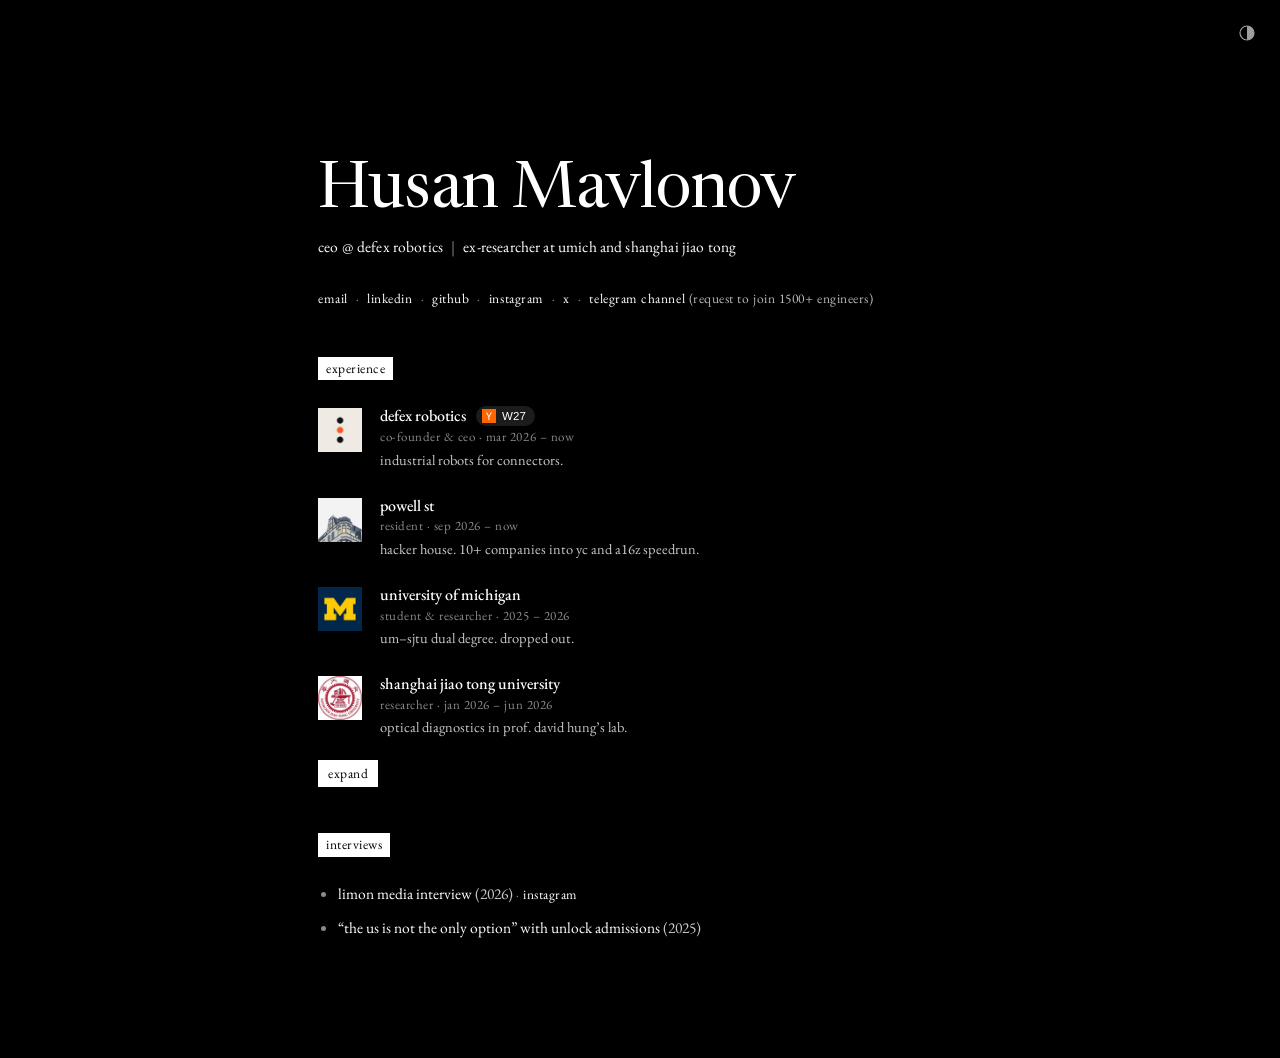
<file: index.html>
<!doctype html>
<html lang="en">
<head>
  <meta charset="utf-8" />
  <script>try{if(localStorage.getItem('hm-ink')==='light')document.documentElement.setAttribute('data-ink','light')}catch(e){}</script>
  <meta name="viewport" content="width=device-width, initial-scale=1, viewport-fit=cover" />
  <title>Husan Mavlonov</title>
  <meta name="description" content="Husan Mavlonov — co-founder &amp; CEO of Defex Robotics. Ex-researcher at the University of Michigan and Shanghai Jiao Tong University. Building industrial robots for connectors in San Francisco." />
  <link rel="canonical" href="https://husanmavlonov.com/" />
  <link rel="alternate" hreflang="en" href="https://husanmavlonov.com/" />
  <link rel="alternate" hreflang="ru" href="https://husanmavlonov.com/ru/" />
  <link rel="alternate" hreflang="x-default" href="https://husanmavlonov.com/" />
  <meta name="robots" content="index, follow, max-image-preview:large, max-snippet:-1" />
  <meta name="theme-color" content="#000000" />
  <meta name="color-scheme" content="dark light" />
  <meta name="author" content="Husan Mavlonov" />
  <meta name="keywords" content="Husan Mavlonov, Хусан Мавлонов, Xusan Mavlonov, defex, BuildCored, Tashkent, industrial robots, connector robots, edge AI, computer vision, NVIDIA Jetson, Defex Robotics, Non-Trivial Fellow, UM-SJTU, Хусан Мавлонов Defex, Хусан Мавлонов робототехника, Ҳусан Мавлонов" />
  <meta property="og:title" content="Husan Mavlonov" />
  <meta property="og:description" content="Husan Mavlonov — co-founder &amp; CEO of Defex Robotics. Ex-researcher at the University of Michigan and Shanghai Jiao Tong University. Building industrial robots for connectors in San Francisco." />
  <meta property="og:site_name" content="Husan Mavlonov" />
  <meta property="og:type" content="profile" />
  <meta property="og:url" content="https://husanmavlonov.com/" />
  <meta property="profile:first_name" content="Husan" />
  <meta property="profile:last_name" content="Mavlonov" />
  <meta property="og:image" content="https://husanmavlonov.com/og.png?v=2" />
  <meta property="og:image:secure_url" content="https://husanmavlonov.com/og.png?v=2" />
  <meta property="og:image:type" content="image/png" />
  <meta property="og:image:width" content="1200" />
  <meta property="og:image:height" content="630" />
  <meta property="og:image:alt" content="Husan Mavlonov — co-founder &amp; CEO of Defex Robotics." />
  <meta property="og:locale" content="en_US" />
  <meta name="twitter:card" content="summary_large_image" />
  <meta name="twitter:site" content="@MavlonovHusan" />
  <meta name="twitter:creator" content="@MavlonovHusan" />
  <meta name="twitter:title" content="Husan Mavlonov" />
  <meta name="twitter:description" content="Husan Mavlonov — co-founder &amp; CEO of Defex Robotics. Ex-researcher at the University of Michigan and Shanghai Jiao Tong University. Building industrial robots for connectors in San Francisco." />
  <meta name="twitter:image" content="https://husanmavlonov.com/og.png?v=2" />
  <meta name="twitter:image:alt" content="Husan Mavlonov — co-founder &amp; CEO of Defex Robotics." />
  <meta name="referrer" content="no-referrer-when-downgrade" />
  <link rel="me" href="https://x.com/MavlonovHusan" />
  <link rel="me" href="https://github.com/PeterVanPercson" />
  <link rel="me" href="https://www.linkedin.com/in/husan-mavlonov" />
  <link rel="me" href="https://www.instagram.com/mavhusan/" />
  <link rel="me" href="https://t.me/husanmd" />
  <link rel="me" href="mailto:husanmavlonov79@gmail.com" />
  <link rel="icon" type="image/svg+xml" href="/favicon.svg" />
  <link rel="icon" type="image/png" sizes="32x32" href="/favicon-32.png" />
  <link rel="icon" type="image/png" sizes="192x192" href="/favicon-192.png" />
  <link rel="apple-touch-icon" sizes="180x180" href="/apple-touch-icon.png" />
  <link rel="shortcut icon" href="/favicon.ico" />
  <!-- Self-hosted fonts: preload both above-the-fold faces, inline @font-face below. font-display:optional = no flash/swap. -->
  <link rel="preload" href="/fonts/ebgaramond-sc.woff2" as="font" type="font/woff2" crossorigin>
  <link rel="preload" href="/fonts/newsreader-latin.woff2" as="font" type="font/woff2" crossorigin>
  <!-- SF backdrop: preload only the one variant this viewport will actually paint -->
  <style>
    /* real faces (font-display:optional = paints real font at first paint or never swaps mid-view) */
    /* EB Garamond, built from the upstream variable font (wght 400-500, latin) so smcp/c2sc survive; Google's CSS subset drops them and small caps get faked */
    @font-face{font-family:'EB Garamond';font-style:normal;font-weight:400 500;font-display:optional;src:url(/fonts/ebgaramond-sc.woff2) format('woff2')}
    /* metric-matched fallbacks (computed from font x-height tables) — fallback occupies identical space, so a slow-load fallback paint causes NO reflow/"pop" between navigations */
    @font-face{font-family:'Newsreader';font-style:normal;font-weight:400 500;font-display:optional;src:url(/fonts/newsreader-latin.woff2) format('woff2')}
    @font-face{font-family:'Serif Fallback';src:local('Iowan Old Style'),local('Georgia');size-adjust:94%;ascent-override:98%;descent-override:26%;line-gap-override:0%}
    @font-face{font-family:'Garamond Fallback';src:local('Georgia');size-adjust:83%;ascent-override:121%;descent-override:36%;line-gap-override:0%}
  </style>
  <script type="application/ld+json">
{
  "@context": "https://schema.org",
  "@graph": [
    {
      "@type": "Person",
      "@id": "https://husanmavlonov.com/#person",
      "name": "Husan Mavlonov",
      "alternateName": [
        "Хусан Мавлонов",
        "Ҳусан Мавлонов",
        "Xusan Mavlonov",
        "Husan Mavlanov",
        "Mavlonov Husan"
      ],
      "givenName": "Husan",
      "familyName": "Mavlonov",
      "url": "https://husanmavlonov.com/",
      "mainEntityOfPage": "https://husanmavlonov.com/",
      "image": "https://husanmavlonov.com/husan-mavlonov.jpg",
      "email": "husanmavlonov79@gmail.com",
      "jobTitle": "Co-founder & CEO, Defex Robotics",
      "description": "Co-founder & CEO of Defex Robotics. Ex-researcher at the University of Michigan and Shanghai Jiao Tong University. Co-founder of BuildCored. Tashkent → Istanbul → Shanghai → San Francisco. Building industrial robots for connectors.",
      "nationality": {
        "@type": "Country",
        "name": "Uzbekistan"
      },
      "homeLocation": {
        "@type": "Place",
        "name": "San Francisco, California"
      },
      "alumniOf": [
        {
          "@type": "CollegeOrUniversity",
          "name": "University of Michigan – Shanghai Jiao Tong Joint Institute",
          "url": "https://www.ji.sjtu.edu.cn/"
        },
        {
          "@type": "CollegeOrUniversity",
          "name": "Fudan University",
          "url": "https://www.fudan.edu.cn/"
        }
      ],
      "knowsLanguage": [
        "en",
        "ru",
        "uz",
        "tr",
        "zh"
      ],
      "knowsAbout": [
        "Edge AI",
        "Computer vision",
        "Industrial robots",
        "NVIDIA Jetson",
        "Hardware engineering",
        "Battery manufacturing",
        "Community building"
      ],
      "award": [
        "Non-Trivial Fellow"
      ],
      "founder": [
        {
          "@id": "https://buildcored.com/#org"
        },
        {
          "@id": "https://defexrobotics.com/#org"
        }
      ],
      "worksFor": {
        "@id": "https://defexrobotics.com/#org"
      },
      "sibling": {
        "@type": "Person",
        "@id": "https://defexrobotics.com/#hasan-mavlonov",
        "name": "Hasan Mavlonov",
        "givenName": "Hasan",
        "familyName": "Mavlonov",
        "jobTitle": "Co-founder & CTO, Defex Robotics",
        "alumniOf": {
          "@type": "CollegeOrUniversity",
          "name": "East China University of Science and Technology"
        },
        "url": "https://hasanmavlonov.com/",
        "sameAs": [
          "https://github.com/hasan-mavlonov",
          "https://www.linkedin.com/in/hasanmavlonov"
        ]
      },
      "subjectOf": [
        {
          "@type": "NewsArticle",
          "url": "https://limon.kg/ru/news:86646",
          "headline": "Как Хусан бросил университет ради AI-стартапа в Кремниевой долине, попал в ТОП-30 из 1000 и получил $150 тыс. инвестиций",
          "datePublished": "2026-09-03T18:59:17+06:00",
          "inLanguage": "ru",
          "publisher": {
            "@type": "Organization",
            "name": "Limon Media",
            "url": "https://limon.kg/"
          },
          "about": {
            "@id": "https://husanmavlonov.com/#person"
          },
          "dateModified": "2026-09-03T18:59:17+06:00",
          "image": "https://cdn-1.aki.kg/cdn-st-0/qiK/4/0/1788461408_0.jpg"
        }
      ],
      "sameAs": [
        "https://x.com/MavlonovHusan",
        "https://github.com/PeterVanPercson",
        "https://www.linkedin.com/in/husan-mavlonov",
        "https://www.instagram.com/mavhusan/",
        "https://t.me/husanmd"
      ]
    },
    {
      "@type": "Organization",
      "@id": "https://defexrobotics.com/#org",
      "name": "Defex Robotics",
      "legalName": "Defex Robotics, Inc.",
      "alternateName": "Defex",
      "url": "https://defexrobotics.com/",
      "description": "Defex Robotics builds industrial robots for connectors. The robot plugs each connector in and checks every connection.",
      "foundingDate": "2026",
      "founder": [
        {
          "@id": "https://husanmavlonov.com/#person"
        },
        {
          "@id": "https://defexrobotics.com/#hasan-mavlonov"
        }
      ],
      "location": {
        "@type": "Place",
        "name": "San Francisco, California, United States"
      },
      "industry": "Robotics"
    },
    {
      "@type": "Organization",
      "@id": "https://buildcored.com/#org",
      "name": "BuildCored",
      "url": "https://buildcored.com/",
      "description": "AI and hardware builder community. 1,500+ builders. Home of Orcas. Funded by the Youth Affairs Agency of Uzbekistan.",
      "founder": {
        "@id": "https://husanmavlonov.com/#person"
      },
      "memberOf": {
        "@type": "Organization",
        "name": "Youth Affairs Agency of Uzbekistan"
      }
    },
    {
      "@type": "WebSite",
      "@id": "https://husanmavlonov.com/#website",
      "url": "https://husanmavlonov.com/",
      "name": "Husan Mavlonov",
      "description": "Personal site of Husan Mavlonov — co-founder & CEO of Defex Robotics, co-founder of BuildCored.",
      "publisher": {
        "@id": "https://husanmavlonov.com/#person"
      },
      "inLanguage": "en"
    },
    {
      "@type": "WebPage",
      "@id": "https://husanmavlonov.com/#webpage",
      "url": "https://husanmavlonov.com/",
      "name": "Husan Mavlonov — Co-founder & CEO, Defex Robotics",
      "isPartOf": {
        "@id": "https://husanmavlonov.com/#website"
      },
      "about": {
        "@id": "https://husanmavlonov.com/#person"
      },
      "primaryImageOfPage": "https://husanmavlonov.com/og.png?v=2",
      "datePublished": "2026-04-01",
      "dateModified": "2026-10-03",
      "inLanguage": "en"
    }
  ]
}
  </script>
  <style>
    /* Stripped to the bone on purpose: name, one line, socials. The backdrop and
       the ink tokens live in /glass.css — this file only sets the base palette
       (which glass.css overrides inside .glass) and lays out three elements. */
    *, *::before, *::after { box-sizing: border-box; margin: 0; padding: 0; }

    :root {
      --bg: #3d7cb4;
      --fg: #e8e6df;
      --dim: #908b83;
      --dimmer: #3a3835;
      --accent: #a8aeb4;
      --text: 'EB Garamond', 'Garamond Fallback', Georgia, serif;
      --display: 'Newsreader', 'Serif Fallback', 'Iowan Old Style', Georgia, serif;
    }

    html, body {
      min-height: 100%;
      overflow-x: hidden;        /* the wallpaper is fixed; the experience rows scroll over it */
      background: var(--bg);
      color: var(--fg);
      font-family: var(--text);
      min-height: 100vh;
      min-height: 100dvh;
      -webkit-font-smoothing: antialiased;
      text-rendering: optimizeLegibility;
      transition: background 0.4s ease, color 0.4s ease;
    }
    ::selection { background: var(--accent); color: var(--bg); }

    /* every underline on this page is a border-bottom we draw ourselves */
    a { color: inherit; text-decoration: none; }

    .page {
      max-width: 720px;
      /* the block sits in the open blue band up top — not the edge, not the middle */
      margin: 14vh auto 46px;
      padding: 34px 38px 32px;
      display: flex;
      flex-direction: column;
      gap: 16px;
      position: relative;
      z-index: 2;
      border-radius: 18px;
    }


    h1 {
      font-family: var(--display);
      font-size: clamp(38px, 5.8vw, 64px);
      font-weight: 400;
      letter-spacing: -0.012em;
      line-height: 1.02;
      color: var(--fg);
      transition: color 0.4s ease;
    }

    .meta-line {
      font-variant-caps: all-small-caps;
      letter-spacing: 0.04em;
      font-size: 13.5px;
      color: var(--dim);
      line-height: 1.6;
      display: flex;
      flex-wrap: wrap;
      align-items: baseline;
      gap: 4px 8px;
      margin-top: -2px;
    }
    .meta-line > span { white-space: nowrap; }
    .role-line { color: var(--fg); margin-top: -6px; font-variant-caps: normal; font-size: 15.5px; letter-spacing: 0.01em; }
    @media (max-width: 560px) { .role-line { font-size: 14.5px; flex-direction: column; gap: 2px; } .role-line .sep { display: none; } }
    .sep { color: var(--dimmer); }

    /* Powell.st — the one link in the meta line, so it needs to read as one.
       Colour-only transition: Chromium keeps a stale var() on a border-color
       that is mid-transition, which left the other theme's tint after a toggle. */
    .meta-line a.powell {
      color: var(--fg);
      border-bottom: 1px solid var(--dimmer);
      padding-bottom: 1px;
      transition: color 0.2s ease;
    }
    .meta-line a.powell:hover { color: var(--accent); border-bottom-color: var(--accent); }

    .socials {
      margin-top: 12px;
      font-variant-caps: all-small-caps;
      letter-spacing: 0.04em;
      font-size: 13.5px;
      line-height: 1.6;
      display: flex;
      flex-wrap: wrap;
      align-items: baseline;
      gap: 4px 8px;
      color: var(--dimmer);
    }
    .socials a {
      color: var(--dimmer);
      text-decoration: none;
      transition: color 0.2s ease;
    }
    .socials a:hover { color: var(--fg); }
    /* the telegram caveat rides along at the same size, one step quieter */
    .socials .note { opacity: 0.72; }
    /* the name keeps its capitals; everything else stays lowercase */
    main.page > h1 { text-transform: none !important; }
    .xp-logo--mono { display: grid; place-items: center; background: #fdfcf8; color: #0a1f3c; text-shadow: none; font-size: 13px; letter-spacing: 0.02em; border-radius: 6px; }


    /* ===== experience: logo on the left, company, role and dates, one line ===== */
    .xp {
      /* right under the socials, one step more air than the socials get */
      margin-top: 30px;
    }
    .section-label {
      font-variant-caps: all-small-caps;
      letter-spacing: 0.04em;
      font-size: 13.5px;
      font-weight: 400;
      line-height: 1.6;
      color: var(--dimmer);
      margin-bottom: 26px;
    }
    .xp-list { list-style: none; display: flex; flex-direction: column; gap: 26px; }
    .xp-row {
      display: grid;
      grid-template-columns: 44px 1fr;
      gap: 0 18px;
      align-items: start;
    }
    .xp-logo {
      width: 44px; height: 44px;
      margin-top: 2px;
      border-radius: 0;
      overflow: hidden;
      background: #fff;
      transition: transform 0.2s ease;
    }
    .xp-logo img { display: block; width: 100%; height: 100%; }
    a.xp-logo:hover { transform: translateY(-2px); }
    .xp-name { font-size: 16px; font-weight: 500; line-height: 1.3; color: var(--fg); }
    .xp-name a { transition: color 0.2s ease; }
    .xp-name a:hover { color: var(--accent); }
    .xp-when { font-variant-caps: all-small-caps; letter-spacing: 0.04em; font-size: 13px; line-height: 1.5; color: var(--dimmer); }
    .xp-when span { white-space: nowrap; }   /* role and dates each wrap as a unit */
    .xp-what { margin-top: 2px; font-size: 14.5px; line-height: 1.45; color: var(--dim); }
    /* first four rows show; the rest open from the button under the list */
    .xp-list.is-collapsed .xp-row:nth-child(n+5) { display: none; }
    .xp-more[hidden] { display: none; }
    /* collapse/expand: the rows turn to dust (or gather from it) on a canvas laid over them */
    .xp-list.is-vanishing { position: relative; overflow: clip; }
    .xp-dust { position: absolute; pointer-events: none; z-index: 2; }
    .xp-more {
      margin-top: 22px;
      font: inherit;
      font-variant-caps: all-small-caps;
      letter-spacing: 0.04em;
      font-size: 13.5px;
      line-height: 1.6;
      color: var(--fg);
      /* a small square of the painting's own sky blue, so the word lifts off the city */
      background: rgba(72, 139, 192, 0.9);
      border: 0;
      border-radius: 0;
      padding: 3px 10px;
      cursor: pointer;
      transition: background-color 0.2s ease;
    }
    .xp-more:hover { background: rgba(63, 128, 183, 1); }
    .xp-more:focus-visible { outline: 2px solid var(--accent); outline-offset: 3px; }

    /* ===== interviews: underlined title (year), one per line ===== */
    .iv { margin-top: 30px; padding-bottom: 40px; }
    .iv-list {
      padding-left: 20px;
      display: flex;
      flex-direction: column;
      gap: 12px;
      font-size: 15.5px;
      line-height: 1.45;
      color: var(--dim);
    }
    .iv-list li::marker { color: var(--dimmer); }
    .iv-list a {
      color: var(--fg);
      border-bottom: 1px solid var(--line-strong);
      padding-bottom: 1px;
      transition: color 0.2s ease;
    }
    .iv-list a:hover { color: var(--accent); border-bottom-color: var(--accent); }
    .iv-list .iv-also { font-variant-caps: all-small-caps; letter-spacing: 0.04em; font-size: 13.5px; color: var(--dimmer); }
    .iv-list .iv-also a { color: var(--dimmer); border-bottom-color: var(--line); }

    /* telegram request — a small transparent panel over the wallpaper.
       Deliberately light: a thin edge, a little blur so the type stays readable
       on cloth or cloud, and nothing else. */
    .tg-pop[hidden] { display: none; }   /* a display rule beats the hidden attribute */
    .tg-pop {
      position: fixed;
      inset: 0;
      z-index: 10;
      display: flex;
      align-items: center;
      justify-content: center;
      padding: 20px;
      background: rgba(10, 16, 8, 0.28);
    }
    body.light .tg-pop { background: rgba(6, 30, 62, 0.24); }

    .tg-card {
      /* the panel sits OUTSIDE .page.glass, so it does not inherit the ink
         tokens glass.css defines there — it carries its own light ink, which is
         what a dark translucent card needs in either wallpaper */
      --fg: #f8f7f2;
      --dim: #e9ede4;
      --dimmer: #b6c2ac;
      position: relative;
      width: 100%;
      max-width: 268px;
      padding: 18px 18px 16px;
      border: 1px solid rgba(255, 255, 255, 0.30);
      border-radius: 12px;
      background: rgba(18, 26, 14, 0.42);
      -webkit-backdrop-filter: blur(10px);
      backdrop-filter: blur(10px);
      font-variant-caps: all-small-caps;
      letter-spacing: 0.04em;
      font-size: 13.5px;
      color: var(--fg);
      display: flex;
      flex-direction: column;
      gap: 10px;
    }
    body.light .tg-card {
      background: rgba(10, 44, 92, 0.38);
      --dim: #e7ecf4;
      --dimmer: #bccbe0;
    }

    .tg-title { color: var(--dim); letter-spacing: 0.02em; }
    .tg-x {
      position: absolute;
      top: 6px; right: 9px;
      font: inherit;
      font-size: 16px;
      line-height: 1;
      background: none;
      border: 0;
      padding: 2px 4px;
      color: var(--dimmer);
      cursor: pointer;
    }
    .tg-x:hover { color: var(--fg); }

    #tgForm { display: flex; flex-direction: column; gap: 10px; }
    .tg-card .hp { position: absolute; left: -9999px; width: 1px; height: 1px; opacity: 0; }
    .tg-card input:not(.hp) {
      font: inherit;
      color: var(--fg);
      background: none;
      border: 0;
      border-bottom: 1px solid rgba(255, 255, 255, 0.32);
      padding: 5px 2px;
      border-radius: 0;
      width: 100%;
    }
    .tg-card input:not(.hp) { font-variant-caps: normal; letter-spacing: 0; }
    .tg-card input::placeholder { color: var(--dimmer); }
    .tg-card input:focus { outline: none; border-bottom-color: var(--fg); }
    .tg-send {
      font: inherit;
      align-self: flex-start;
      margin-top: 2px;
      color: var(--fg);
      background: none;
      border: 1px solid rgba(255, 255, 255, 0.34);
      border-radius: 999px;
      padding: 5px 14px;
      cursor: pointer;
      transition: border-color 0.2s ease;
    }
    .tg-send:hover { border-color: var(--fg); }
    .tg-msg { color: var(--dimmer); min-height: 1em; }
    .tg-msg.ok { color: var(--fg); }
    .tg-card input:focus-visible,
    .tg-send:focus-visible,
    .tg-x:focus-visible { outline: 2px solid var(--accent); outline-offset: 3px; }

    /* smooth caret: the native one is hidden and a 1.5px bar springs to the new spot */
    .si { position: relative; display: block; }
    .si input { caret-color: transparent; }
    .si-caret {
      position: absolute; left: 0; top: 50%;
      width: 1.5px; height: 1.05em; margin-top: -0.55em;
      background: var(--fg); border-radius: 1px;
      pointer-events: none; opacity: 0; will-change: transform;
    }
    .si-caret.on { opacity: 1; animation: si-blink 1.06s steps(1) 0.5s infinite; }
    .si-caret.moving { animation: none; }
    @keyframes si-blink { 50% { opacity: 0; } }
    .si-measure { position: absolute; visibility: hidden; white-space: pre; left: 0; top: 0; pointer-events: none; }


    /* ===== origin fill: every link is an invisible button until the pointer arrives.
       White grows from the exact point the cursor came in and drains back out
       through the point where it leaves (ported from the OriginButton component).
       The fill box bleeds past the text, so nothing in the layout moves. */
    .ob { position: relative; isolation: isolate; -webkit-tap-highlight-color: transparent; }
    .ob-fill { position: absolute; inset: -3px -7px -2px; z-index: -1; overflow: hidden; pointer-events: none; }
    .ob-disc {
      position: absolute;
      left: 0; top: 0; width: 0; height: 0;
      border-radius: 50%;
      background: #fdfcf8;
      transform: translate(-50%, -50%) scale(0);
      transition: transform 0.5s cubic-bezier(0.16, 1, 0.3, 1);
    }
    .ob.is-lit .ob-disc { transform: translate(-50%, -50%) scale(1); }
    .ob.is-lit, .ob.is-lit * { color: #0a1f3c !important; text-shadow: none !important; }
    a.ob.ob, button.ob.ob { transition: color 0.3s cubic-bezier(0.16, 1, 0.3, 1), background-color 0.2s ease, transform 0.15s ease; }
    .ob.is-pressed { transform: scale(0.985); }
    /* a row with a link is one card: the white logo tiles melt into the fill */
    .xp-row.ob { transition: transform 0.15s ease; }
    .xp-row.ob--link { cursor: pointer; }
    .xp-row.ob .ob-fill { inset: -12px -16px; }
    .xp-row.ob .xp-name a, .xp-row.ob .xp-when, .xp-row.ob .xp-what { transition: color 0.3s cubic-bezier(0.16, 1, 0.3, 1); }
    .xp-row.ob.is-lit .xp-when, .xp-row.ob.is-lit .xp-what { color: #4b5b70 !important; }
    .xp-more .ob-fill { inset: 0; }
    /* the two section words sit on their own white chip; hover flips them to ink */
    .section-label { width: fit-content; padding: 1px 8px; background: #fdfcf8; color: #0a1f3c; text-shadow: none; }
    .section-label.ob .ob-fill { inset: 0; }
    .ob--ink .ob-disc { background: #0a1f3c; }
    .ob.ob--ink.is-lit, .ob.ob--ink.is-lit * { color: #fdfcf8 !important; }

    a:focus-visible, .socials a:focus-visible {
      outline: 2px solid var(--accent);
      outline-offset: 3px;
      border-radius: 2px;
    }

    @media (max-width: 700px) {
      .page { margin: 10vh auto 30px; padding: 26px 20px 24px; border-radius: 14px; }
      .xp { margin-top: 24px; }
      .iv { margin-top: 24px; padding-bottom: 32px; }
      .iv-list { font-size: 14.5px; }
      .xp-list { gap: 22px; }
      .xp-row { grid-template-columns: 40px 1fr; gap: 0 14px; }
      .xp-logo { width: 40px; height: 40px; }
      .xp-what { font-size: 14px; }
      /* small caps run wide; at 17px the meta and socials rows each broke onto two lines */
      .meta-line, .socials, .section-label { font-size: 12.5px; letter-spacing: 0.03em; }
      .xp-when { font-size: 12px; letter-spacing: 0.03em; }
    }
    @media (prefers-reduced-motion: reduce) {
      html, body, h1, .meta-line a.powell, .socials a, .xp-logo, .xp-name a, .xp-more, .iv-list a { transition: none; }
      .ob-disc { transition: none; }
      .ob.is-pressed { transform: none; }
    }

  </style>
  <!-- shared backdrop + ink tokens; loaded LAST so it wins over the inline styles -->
  <link rel="stylesheet" href="/glass.css?v=20">
</head>
<body>
<script>/* pre-paint: apply saved theme + skip the backdrop fade after the first load,
   so navigating between pages never re-flashes the (identical) backdrop */
try{if(sessionStorage.getItem('hm-bg'))document.documentElement.classList.add('bg-instant');else sessionStorage.setItem('hm-bg','1')}catch(e){}</script>
  <!--
    Hi. If you're reading the source, you're the kind of person I want to build with.
    → husanmavlonov79@gmail.com
  -->

  <!-- backdrop — decorative only, hence no alt text anywhere near it -->
  <div class="bg-plate" aria-hidden="true"></div>
  
  <div class="bg-scrim" aria-hidden="true"></div>
  <script>/* SKY BACKDROP — reveal on load. The plate is a pure gradient, so the probe
     resolves immediately; without this the plate and the drifters stay at opacity 0. */
  (function () {
    var plate = document.querySelector('.bg-plate');
    if (!plate) return;
    function ready() { document.body.classList.add('bg-ready'); }
    var m = getComputedStyle(plate).backgroundImage.match(/url\(["']?([^"')]+)["']?\)/);
    if (!m) { ready(); return; }
    var img = new Image();
    img.onload = img.onerror = ready;
    img.src = m[1];
    if (img.complete) ready();
  })();</script>

  <main class="page glass" id="top">

    <h1>Husan Mavlonov</h1>

    <p class="meta-line role-line">
      <span>ceo @ <a class="powell" href="https://defexrobotics.com/" target="_blank" rel="noopener">defex robotics</a></span>
      <span class="sep" aria-hidden="true">|</span>
      <span>ex-researcher at umich and shanghai jiao tong</span>
    </p>

    <nav class="socials" aria-label="Elsewhere">
      <a href="mailto:husanmavlonov79@gmail.com" rel="me">email</a>
      <span class="sep" aria-hidden="true">·</span>
      <a href="https://www.linkedin.com/in/husan-mavlonov" target="_blank" rel="me noopener">linkedin</a>
      <span class="sep" aria-hidden="true">·</span>
      <a href="https://github.com/PeterVanPercson" target="_blank" rel="me noopener">github</a>
      <span class="sep" aria-hidden="true">·</span>
      <a href="https://www.instagram.com/mavhusan/" target="_blank" rel="me noopener">instagram</a>
      <span class="sep" aria-hidden="true">·</span>
      <a href="https://x.com/MavlonovHusan" target="_blank" rel="me noopener">x</a>
      <span class="sep tg-sep" aria-hidden="true">·</span>
      <a id="tgRequest" href="#tg-request" aria-expanded="false" aria-controls="tgForm">telegram channel <span class="note">(request to join 1500+ engineers)</span></a>
    </nav>

    <section class="xp" id="experience" aria-labelledby="xpTitle">
      <h2 class="section-label" id="xpTitle">experience</h2>
      <ul class="xp-list" id="xpList">
        <li class="xp-row">
          <a class="xp-logo" href="https://defexrobotics.com/" target="_blank" rel="noopener" tabindex="-1" aria-hidden="true"><img src="/logos/defex.jpeg" alt="" width="176" height="176" loading="lazy" decoding="async"></a>
          <div>
            <p class="xp-name"><a href="https://defexrobotics.com/" target="_blank" rel="noopener">Defex Robotics</a><span class="yc-pill" title="Y Combinator W27"><img src="/logos/yc.svg" alt="Y Combinator" width="14" height="14"><span>W27</span></span></p>
            <p class="xp-when"><span>co-founder &amp; ceo</span> · <span>mar 2026 – now</span></p>
            <p class="xp-what">Industrial robots for connectors.</p>
          </div>
        </li>
        <li class="xp-row">
          <a class="xp-logo" href="https://www.powell.st/" target="_blank" rel="noopener" tabindex="-1" aria-hidden="true"><img src="/logos/powell.jpeg" alt="" width="176" height="176" loading="lazy" decoding="async"></a>
          <div>
            <p class="xp-name"><a href="https://www.powell.st/" target="_blank" rel="noopener">Powell St</a></p>
            <p class="xp-when"><span>resident</span> · <span>sep 2026 – now</span></p>
            <p class="xp-what">Hacker house. 10+ companies into YC and a16z speedrun.</p>
          </div>
        </li>
        <li class="xp-row">
          <a class="xp-logo" href="https://umich.edu/" target="_blank" rel="noopener" tabindex="-1" aria-hidden="true"><img src="/logos/michigan.jpeg" alt="" width="176" height="176" loading="lazy" decoding="async"></a>
          <div>
            <p class="xp-name"><a href="https://umich.edu/" target="_blank" rel="noopener">University of Michigan</a></p>
            <p class="xp-when"><span>student &amp; researcher</span> · <span>2025 – 2026</span></p>
            <p class="xp-what">UM&ndash;SJTU dual degree. Dropped out.</p>
          </div>
        </li>
        <li class="xp-row">
          <a class="xp-logo" href="https://en.sjtu.edu.cn/" target="_blank" rel="noopener" tabindex="-1" aria-hidden="true"><img src="/logos/sjtu.jpeg" alt="" width="176" height="176" loading="lazy" decoding="async"></a>
          <div>
            <p class="xp-name"><a href="https://en.sjtu.edu.cn/" target="_blank" rel="noopener">Shanghai Jiao Tong University</a></p>
            <p class="xp-when"><span>researcher</span> · <span>jan 2026 – jun 2026</span></p>
            <p class="xp-what">Optical diagnostics in Prof. David Hung&rsquo;s lab.</p>
          </div>
        </li>
        <li class="xp-row">
          <a class="xp-logo" href="https://buildcored.com/" target="_blank" rel="noopener" tabindex="-1" aria-hidden="true"><img src="/logos/buildcored.jpeg?v=2" alt="" width="176" height="176" loading="lazy" decoding="async"></a>
          <div>
            <p class="xp-name"><a href="https://buildcored.com/" target="_blank" rel="noopener">BuildCored</a></p>
            <p class="xp-when"><span>co-founder &amp; ceo</span> · <span>jan 2026 – now</span></p>
            <p class="xp-what">Non-profit, 1,500+ engineering students. Runs Orcas, a 30-project build sprint.</p>
          </div>
        </li>
        <li class="xp-row">
          <a class="xp-logo" href="https://www.lumiere-education.com/" target="_blank" rel="noopener" tabindex="-1" aria-hidden="true"><img src="/logos/lumiere.jpeg" alt="" width="176" height="176" loading="lazy" decoding="async"></a>
          <div>
            <p class="xp-name"><a href="https://www.lumiere-education.com/" target="_blank" rel="noopener">Lumiere Education</a></p>
            <p class="xp-when"><span>research scholar</span> · <span>feb 2026 – jun 2026</span></p>
            <p class="xp-what">Meta-analysis of 80 battery-AI datasets.</p>
          </div>
        </li>
        <li class="xp-row">
          <a class="xp-logo" href="https://silkroadinnovationhub.com/" target="_blank" rel="noopener" tabindex="-1" aria-hidden="true"><img src="/logos/silkroad.jpeg" alt="" width="176" height="176" loading="lazy" decoding="async"></a>
          <div>
            <p class="xp-name"><a href="https://silkroadinnovationhub.com/" target="_blank" rel="noopener">Silkroad Fellows</a></p>
            <p class="xp-when"><span>fellow</span> · <span>jul 2026 – aug 2026</span></p>
            <p class="xp-what">One of ten fellows, Menlo Park.</p>
          </div>
        </li>
        <li class="xp-row">
          <span class="xp-logo" aria-hidden="true"><img src="/logos/tracky.jpeg" alt="" width="176" height="176" loading="lazy" decoding="async"></span>
          <div>
            <p class="xp-name">Tracky POS</p>
            <p class="xp-when"><span>co-founder</span> · <span>jun 2025 – jan 2026</span></p>
            <p class="xp-what">Cut RFID labeling costs 97% for retail shops.</p>
          </div>
        </li>
        <li class="xp-row">
          <a class="xp-logo" href="https://topcoachuni.com/" target="_blank" rel="noopener" tabindex="-1" aria-hidden="true"><img src="/logos/top100uni.jpeg" alt="" width="176" height="176" loading="lazy" decoding="async"></a>
          <div>
            <p class="xp-name"><a href="https://topcoachuni.com/" target="_blank" rel="noopener">Top100Uni Project</a></p>
            <p class="xp-when"><span>mentor</span> · <span>may 2025 – jul 2025</span></p>
            <p class="xp-what">Mentored top-university applicants.</p>
          </div>
        </li>
        <li class="xp-row">
          <a class="xp-logo" href="https://www.non-trivial.org/" target="_blank" rel="noopener" tabindex="-1" aria-hidden="true"><img src="/logos/non-trivial.jpeg" alt="" width="176" height="176" loading="lazy" decoding="async"></a>
          <div>
            <p class="xp-name"><a href="https://www.non-trivial.org/" target="_blank" rel="noopener">Non-Trivial</a></p>
            <p class="xp-when"><span>fellow</span> · <span>feb 2025 – apr 2025</span></p>
            <p class="xp-what">Selective fellowship for young people on big problems.</p>
          </div>
        </li>
        <li class="xp-row">
          <a class="xp-logo" href="https://www.tks.world/" target="_blank" rel="noopener" tabindex="-1" aria-hidden="true"><img src="/logos/tks.jpeg?v=2" alt="" width="176" height="176" loading="lazy" decoding="async"></a>
          <div>
            <p class="xp-name"><a href="https://www.tks.world/" target="_blank" rel="noopener">TKS</a></p>
            <p class="xp-when"><span>innovator · full scholarship</span></p>
            <p class="xp-what">First from Uzbekistan. Won a $10K hackathon.</p>
          </div>
        </li>
        <li class="xp-row">
          <a class="xp-logo" href="https://www.comu.edu.tr/" target="_blank" rel="noopener" tabindex="-1" aria-hidden="true"><img src="/logos/comu.jpeg" alt="" width="176" height="176" loading="lazy" decoding="async"></a>
          <div>
            <p class="xp-name"><a href="https://www.comu.edu.tr/" target="_blank" rel="noopener">&Ccedil;anakkale Onsekiz Mart University</a></p>
            <p class="xp-when"><span>researcher</span> · <span>sep 2024 – jun 2025</span></p>
            <p class="xp-what">Polymer electrolytes for Li-ion batteries.</p>
          </div>
        </li>
        <li class="xp-row">
          <a class="xp-logo" href="https://iplt.uz/en/homepage/" target="_blank" rel="noopener" tabindex="-1" aria-hidden="true"><img src="/logos/arifov.jpeg?v=2" alt="" width="176" height="176" loading="lazy" decoding="async"></a>
          <div>
            <p class="xp-name"><a href="https://iplt.uz/en/homepage/" target="_blank" rel="noopener">Arifov Institute of Ion-Plasma and Laser Technologies</a></p>
            <p class="xp-when"><span>research assistant</span> · <span>jun 2024 – sep 2024</span></p>
            <p class="xp-what">Lithium-ion battery materials. Physics workshop for 250+ students.</p>
          </div>
        </li>
        <li class="xp-row">
          <a class="xp-logo" href="https://www.instagram.com/qvant_youth/" target="_blank" rel="noopener" tabindex="-1" aria-hidden="true"><img src="/logos/qvant.jpeg" alt="" width="176" height="176" loading="lazy" decoding="async"></a>
          <div>
            <p class="xp-name"><a href="https://www.instagram.com/qvant_youth/" target="_blank" rel="noopener">QVANT Youth</a></p>
            <p class="xp-when"><span>leading author</span> · <span>jun 2023 – jun 2025</span></p>
            <p class="xp-what">Science writing for Central Asian youth.</p>
          </div>
        </li>
        <li class="xp-row">
          <span class="xp-logo" aria-hidden="true"><img src="/logos/brandcenter.jpeg" alt="" width="176" height="176" loading="lazy" decoding="async"></span>
          <div>
            <p class="xp-name">Brand Center</p>
            <p class="xp-when"><span>co-founder</span> · <span>2021 – 2022</span></p>
            <p class="xp-what">Clothing shop. $20K monthly revenue within two months.</p>
          </div>
        </li>
      </ul>
      <button class="xp-more" id="xpMore" type="button" aria-expanded="false" aria-controls="xpList" hidden><span class="xp-more__t"></span></button>
      <script>/* collapse before first paint; without JS every row simply shows.
         collapse = the vanish from skiper 56 / aceternity's vanish input, run bottom to top:
         a line climbs the hidden rows, everything under it turns to dust that jitters and fades,
         and the gap closes right behind it with the button held under the cursor, so the rows
         sink into the button and come apart there. expand runs it backwards, top to bottom.
         the rows are painted to a canvas ahead of time, while the page is idle, so a press
         starts at once; each frame only touches the band where dust is alive */
      (function () {
        var list = document.getElementById('xpList');
        var btn = document.getElementById('xpMore');
        var rows = Array.prototype.slice.call(list.children);
        var extra = rows.slice(4);
        if (!extra.length) return;
        var still = matchMedia('(prefers-reduced-motion: reduce)');
        var LAG = 170, LIFE = [200, 440];
        var busy = false, cache = null, cacheWidth = 0;
        function ease(t) { return t <= 0 ? 0 : t >= 1 ? 1 : 0.5 - 0.5 * Math.cos(Math.PI * t); }
        var UNEASE = new Float32Array(1025);
        (function () {
          for (var k = 0; k <= 1024; k++) {
            var lo = 0, hi = 1, p = k / 1024;
            for (var j = 0; j < 24; j++) { var mid = (lo + hi) / 2; if (ease(mid) < p) lo = mid; else hi = mid; }
            UNEASE[k] = lo;
          }
        })();
        function unease(p) { var f = p * 1024, k = f | 0; return k >= 1024 ? UNEASE[1024] : UNEASE[k] + (UNEASE[k + 1] - UNEASE[k]) * (f - k); }
        function label(open) {
          btn.setAttribute('aria-expanded', open ? 'true' : 'false');
          btn.querySelector('.xp-more__t').textContent = open ? 'collapse' : 'expand';
        }

        /* lay the list out open without showing it, measure it and paint the hidden rows */
        function prepare() {
          var wasCollapsed = list.classList.contains('is-collapsed');
          var lr0 = list.getBoundingClientRect();
          var floorNow = rows[3].getBoundingClientRect().bottom - lr0.top;
          if (wasCollapsed) {
            list.style.height = floorNow + 'px';
            list.classList.add('is-vanishing');
            list.classList.remove('is-collapsed');
          }
          var lr = list.getBoundingClientRect();
          var floor = rows[3].getBoundingClientRect().bottom - lr.top;
          var spots = extra.map(function (row) {
            var r = row.getBoundingClientRect();
            return { top: r.top - lr.top, bottom: r.bottom - lr.top };
          });
          var full = spots[spots.length - 1].bottom;
          var pad = 24;
          var box = { x: -pad, y: spots[0].top - pad, w: lr.width + pad * 2, h: full - spots[0].top + pad * 2 };
          var dpr = Math.min(window.devicePixelRatio || 1, 2);
          while (dpr > 1 && box.w * box.h * dpr * dpr > 6e6) dpr -= 0.25;
          var c = document.createElement('canvas');
          c.width = Math.ceil(box.w * dpr);
          c.height = Math.ceil(box.h * dpr);
          var ctx = c.getContext('2d', { willReadFrequently: true });
          ctx.scale(dpr, dpr);
          ctx.textBaseline = 'alphabetic';
          var ox = lr.left + box.x, oy = lr.top + box.y;
          var range = document.createRange();
          extra.forEach(function (row) {
            var tile = row.querySelector('.xp-logo');
            var walk = document.createTreeWalker(row, NodeFilter.SHOW_TEXT);
            for (var node = walk.nextNode(); node; node = walk.nextNode()) {
              if (tile && tile.contains(node)) continue;
              var cs = getComputedStyle(node.parentElement);
              ctx.font = cs.fontStyle + ' ' + cs.fontWeight + ' ' + cs.fontSize + ' ' + cs.fontFamily;
              ctx.fillStyle = cs.color;
              if ('letterSpacing' in ctx) ctx.letterSpacing = cs.letterSpacing === 'normal' ? '0px' : cs.letterSpacing;
              var text = node.data, m, re = /\S+/g;
              while ((m = re.exec(text))) {
                range.setStart(node, m.index);
                range.setEnd(node, m.index + m[0].length);
                var r = range.getClientRects()[0];
                if (!r) continue;
                var word = cs.textTransform === 'lowercase' ? m[0].toLowerCase() : cs.textTransform === 'uppercase' ? m[0].toUpperCase() : m[0];
                var asc = ctx.measureText(word).fontBoundingBoxAscent || r.height * 0.78;
                ctx.fillText(word, r.left - ox, r.top - oy + asc);
              }
            }
          });
          /* canvas text on a mac is drawn heavier than the page's antialiased text (light ink
             measured 23%); thin it so dust and real text meet without a seam */
          if (/Mac/.test(navigator.platform) && navigator.maxTouchPoints < 2) {
            var ink = ctx.getImageData(0, 0, c.width, c.height), id = ink.data;
            for (var a = 3; a < id.length; a += 4) {
              if (!id[a]) continue;
              var f = id[a] / 255;
              id[a] = id[a - 3] > 128 ? 235 * f * f : 248 * Math.pow(f, 1.4);
            }
            ctx.putImageData(ink, 0, 0);
          }
          extra.forEach(function (row) {
            var tile = row.querySelector('.xp-logo');
            var img = tile && tile.querySelector('img');
            if (!tile) return;
            var tr = tile.getBoundingClientRect();
            ctx.fillStyle = getComputedStyle(tile).backgroundColor;
            ctx.fillRect(tr.left - ox, tr.top - oy, tr.width, tr.height);
            if (img && img.complete && img.naturalWidth) {
              var ir = img.getBoundingClientRect();
              ctx.drawImage(img, ir.left - ox, ir.top - oy, ir.width, ir.height);
            }
          });
          if (wasCollapsed) {
            list.classList.add('is-collapsed');
            list.classList.remove('is-vanishing');
            list.style.height = '';
          }
          var img = ctx.getImageData(0, 0, c.width, c.height);
          var W = img.width, H = img.height, d32 = new Uint32Array(img.data.buffer), count = 0, i, x, y;
          for (i = 0; i < d32.length; i++) if ((d32[i] >>> 24) > 24) count++;
          var st = count > 160000 ? 2 : 1;
          var cap = st === 1 ? count : Math.ceil(W / 2) * Math.ceil(H / 2);
          var g = { n: 0, st: st, x: new Float32Array(cap), y: new Float32Array(cap), jx: new Float32Array(cap), jy: new Float32Array(cap),
            ox: new Float32Array(cap), oy: new Float32Array(cap), life: new Float32Array(cap), at: new Float32Array(cap), rgba: new Uint32Array(cap * st * st) };
          var n = 0;
          /* row by row, so grains stay sorted top to bottom and a band is one slice */
          for (y = 0; y < H; y += st) {
            for (x = 0; x < W; x += st) {
              var any = false;
              for (var dy = 0; dy < st; dy++) for (var dx = 0; dx < st; dx++) {
                var px = x + dx < W && y + dy < H ? d32[(y + dy) * W + x + dx] : 0;
                if ((px >>> 24) <= 24) px = 0; else any = true;
                g.rgba[n * st * st + dy * st + dx] = px;
              }
              if (!any) continue;
              g.x[n] = x; g.y[n] = y;
              g.life[n] = LIFE[0] + Math.random() * (LIFE[1] - LIFE[0]);
              var ang = Math.random() * Math.PI * 2, rr = (5 + Math.random() * 14) * dpr;
              g.ox[n] = Math.cos(ang) * rr; g.oy[n] = Math.sin(ang) * rr;
              n++;
            }
          }
          g.n = n;
          return { floor: floor, full: full, spots: spots, box: box, dpr: dpr, W: W, H: H, g: g };
        }

        function ready() {
          if (!cache || cacheWidth !== list.offsetWidth) { cache = prepare(); cacheWidth = list.offsetWidth; }
          return cache;
        }
        function warm() {
          if (busy) return;
          var go = function () { if (!busy) { try { ready(); } catch (e) { cache = null; } } };
          (window.requestIdleCallback || function (f) { return setTimeout(f, 200); })(go, { timeout: 1500 });
        }

        /* first grain index at or below device row y */
        function seek(g, y) {
          var lo = 0, hi = g.n;
          while (lo < hi) { var mid = (lo + hi) >> 1; if (g.y[mid] < y) lo = mid + 1; else hi = mid; }
          return lo;
        }

        function run(open) {
          busy = true;
          label(open);
          var P = ready();
          var g = P.g, dpr = P.dpr, W = P.W, H = P.H, span = P.full - P.floor;
          var D = Math.max(620, Math.min(1000, 480 + span * 0.38));
          list.classList.add('is-vanishing');
          list.style.height = (open ? P.floor : P.full) + 'px';
          list.classList.remove('is-collapsed');
          document.documentElement.style.overflowAnchor = 'none';

          /* when the line crosses each grain: line(t) runs full -> floor on collapse, floor -> full on expand */
          var i, yl, p;
          for (i = 0; i < g.n; i++) {
            yl = P.box.y + g.y[i] / dpr;
            p = Math.min(1, Math.max(0, (open ? yl - P.floor : P.full - yl) / span));
            g.at[i] = (open ? LAG : 0) + D * unease(p);
            g.jx[i] = 0; g.jy[i] = 0;
          }
          function line(t) {
            return open ? P.floor + span * ease((t - LAG) / D) : P.full - span * ease(t / D);
          }
          function height(t) {
            return open ? P.floor + span * ease(t / D) : P.floor + span * (1 - ease((t - LAG) / D));
          }
          function clip(ly) {
            P.spots.forEach(function (s, k) {
              var cut = Math.max(0, s.bottom - ly);
              extra[k].style.clipPath = cut <= 0 ? '' : 'inset(-8px -40px ' + Math.min(cut, s.bottom - s.top + 8).toFixed(1) + 'px -40px)';
            });
          }

          var cv = document.createElement('canvas');
          cv.className = 'xp-dust';
          cv.width = W; cv.height = H;
          cv.style.left = P.box.x + 'px';
          cv.style.top = P.box.y + 'px';
          cv.style.width = P.box.w + 'px';
          cv.style.height = P.box.h + 'px';
          cv.setAttribute('aria-hidden', 'true');
          list.appendChild(cv);
          var ctx = cv.getContext('2d');
          var frame = ctx.createImageData(W, H), px32 = new Uint32Array(frame.data.buffer);
          var MARGIN = Math.ceil(40 * dpr), prevA = 0, prevB = 0;
          clip(line(0));

          var t0 = performance.now(), lastH = open ? P.floor : P.full, end = LAG + D + 20;
          function tick(now) {
            var t = now - t0;
            var h = height(t), ly = line(t);
            list.style.height = h.toFixed(2) + 'px';
            if (!open) window.scrollBy(0, h - lastH);   /* keep the button under the cursor */
            lastH = h;
            clip(ly);

            /* the band of grains alive now, in device rows of the canvas */
            var yA, yB;
            if (open) { yA = (ly - P.box.y) * dpr; yB = (line(t + LIFE[1]) - P.box.y) * dpr; }
            else { yA = (ly - P.box.y) * dpr; yB = (line(t - LIFE[1]) - P.box.y) * dpr; }
            var from = seek(g, yA - 2), to = seek(g, yB + 2);
            var a0 = Math.max(0, Math.floor(Math.min(yA, prevA) - MARGIN)), b0 = Math.min(H, Math.ceil(Math.max(yB, prevB) + MARGIN));
            if (b0 > a0) px32.fill(0, a0 * W, b0 * W);
            var st = g.st, k, age, q, x, y, al, c, base, cx, cy;
            for (k = from; k < to; k++) {
              age = open ? t - (g.at[k] - g.life[k]) : t - g.at[k];
              if (age < 0) continue;
              q = age / g.life[k];
              if (q >= 1) continue;
              g.jx[k] += Math.random() > 0.5 ? 1 : -1;
              g.jy[k] += Math.random() > 0.5 ? 1 : -1;
              if (open) {
                var rest = (1 - q) * (1 - q) * (1 - q);
                x = g.x[k] + (g.ox[k] + g.jx[k] * 0.5) * rest;
                y = g.y[k] + (g.oy[k] + g.jy[k] * 0.5) * rest;
                al = q * q;
              } else {
                x = g.x[k] + g.jx[k];
                y = g.y[k] + g.jy[k];
                al = 1 - q;
              }
              x = Math.round(x); y = Math.round(y);
              if (x < 0 || y < a0 || x + st > W || y + st > b0) continue;
              base = k * st * st;
              for (cy = 0; cy < st; cy++) for (cx = 0; cx < st; cx++) {
                c = g.rgba[base + cy * st + cx];
                if (c) px32[(y + cy) * W + x + cx] = (c & 0x00ffffff) | ((((c >>> 24) * al) & 255) << 24);
              }
            }
            if (b0 > a0) ctx.putImageData(frame, 0, 0, 0, a0, W, b0 - a0);
            prevA = yA; prevB = yB;

            if (t < end) { requestAnimationFrame(tick); return; }
            cv.remove();
            extra.forEach(function (row) { row.style.clipPath = ''; });
            if (!open) list.classList.add('is-collapsed');
            list.classList.remove('is-vanishing');
            list.style.height = '';
            document.documentElement.style.overflowAnchor = '';
            busy = false;
          }
          requestAnimationFrame(tick);
        }

        list.classList.add('is-collapsed');
        label(false);
        btn.hidden = false;
        btn.addEventListener('click', function () {
          if (busy) return;
          var open = btn.getAttribute('aria-expanded') !== 'true';
          if (still.matches || !window.requestAnimationFrame) { label(open); list.classList.toggle('is-collapsed', !open); return; }
          run(open);
        });

        /* paint ahead: once fonts and the hidden logos are in, and again when the width or ink changes */
        extra.forEach(function (row) { var img = row.querySelector('.xp-logo img'); if (img) img.loading = 'eager'; });
        function warmSoon() { cache = null; warm(); }
        window.addEventListener('load', function () {
          var imgs = extra.map(function (row) { var img = row.querySelector('.xp-logo img'); return img && img.decode ? img.decode().catch(function () {}) : null; }).filter(Boolean);
          Promise.all([document.fonts ? document.fonts.ready : null].concat(imgs)).then(warm);
        });
        var resizeTimer = 0;
        window.addEventListener('resize', function () { clearTimeout(resizeTimer); resizeTimer = setTimeout(warmSoon, 250); });
        new MutationObserver(warmSoon).observe(document.documentElement, { attributes: true, attributeFilter: ['data-ink'] });
      })();
      </script>
    </section>

    <section class="iv" id="interviews" aria-labelledby="ivTitle">
      <h2 class="section-label" id="ivTitle">interviews</h2>
      <ul class="iv-list">
        <li><a href="https://limon.kg/ru/news:86646" target="_blank" rel="noopener">Limon Media interview</a> (2026) <span class="iv-also">· <a href="https://www.instagram.com/p/Dc2yhO6Cd67/" target="_blank" rel="noopener">instagram</a></span></li>
        <li><a href="https://www.youtube.com/watch?v=57iL2J-NsNU" target="_blank" rel="noopener">&ldquo;The US is not the only option&rdquo; with UNLOCK Admissions</a> (2025)</li>
      </ul>
    </section>

  </main>

  <!-- telegram request — a small transparent panel, opened from the socials row -->
  <div class="tg-pop" id="tgPop" hidden>
    <div class="tg-card" role="dialog" aria-modal="true" aria-labelledby="tgTitle">
      <button class="tg-x" id="tgClose" type="button" aria-label="Close">&times;</button>
      <p class="tg-title" id="tgTitle">telegram channel</p>
      <form id="tgForm" novalidate>
        <input id="tgName" name="name" type="text" placeholder="name" autocomplete="name" maxlength="80" required>
        <input id="tgEmail" name="email" type="text" inputmode="email" autocapitalize="off" spellcheck="false" placeholder="email" autocomplete="email" maxlength="120" required>
        <input class="hp" type="text" name="website" tabindex="-1" autocomplete="off" aria-hidden="true">
        <button class="tg-send" type="submit">request</button>
        <p class="tg-msg" id="tgMsg" role="status" aria-live="polite"></p>
      </form>
    </div>
  </div>

  <script>
  /* SMOOTH INPUT — vanilla port of skiper106: hide the native caret, measure the
     text before the caret with a hidden span, spring a drawn bar to that x. */
  (function () {
    var reduce = window.matchMedia && matchMedia('(prefers-reduced-motion: reduce)').matches;
    var K = 500, C = 30, M = 0.5;

    document.querySelectorAll('.tg-card input:not(.hp)').forEach(function (input) {
      var wrap = document.createElement('span');
      wrap.className = 'si';
      input.parentNode.insertBefore(wrap, input);
      wrap.appendChild(input);
      var caret = document.createElement('span');
      caret.className = 'si-caret';
      caret.setAttribute('aria-hidden', 'true');
      var meas = document.createElement('span');
      meas.className = 'si-measure';
      meas.setAttribute('aria-hidden', 'true');
      wrap.appendChild(caret);
      wrap.appendChild(meas);

      var x = 0, v = 0, target = 0, raf = 0, last = 0, placed = false;

      function step(t) {
        var dt = Math.min((t - last) / 1000, 1 / 30);
        last = t;
        v += ((-K * (x - target) - C * v) / M) * dt;
        x += v * dt;
        if (Math.abs(x - target) < 0.05 && Math.abs(v) < 0.5) {
          x = target; v = 0; raf = 0;
          caret.classList.remove('moving');
        } else {
          raf = requestAnimationFrame(step);
        }
        caret.style.transform = 'translateX(' + x + 'px)';
      }

      function prefix(text) {
        var cs = getComputedStyle(input);
        meas.style.font = cs.font;
        meas.style.letterSpacing = cs.letterSpacing;
        meas.style.fontVariantCaps = cs.fontVariantCaps;
        meas.textContent = text;
        return (text ? meas.offsetWidth : 0) + (parseFloat(cs.paddingLeft) || 0);
      }

      function update() {
        if (document.activeElement !== input) return;
        var a = input.selectionStart || 0, b = input.selectionEnd || 0;
        var i = a === b ? a : (input.selectionDirection === 'backward' ? a : b);
        var abs = prefix(input.value.slice(0, i));
        var cs = getComputedStyle(input);
        var pr = parseFloat(cs.paddingRight) || 0;
        var right = input.scrollLeft + input.clientWidth - pr;
        if (abs > right) input.scrollLeft = abs - input.clientWidth + pr;
        else if (abs < input.scrollLeft) input.scrollLeft = Math.max(0, abs - (parseFloat(cs.paddingLeft) || 0));
        var pos = Math.min(abs - input.scrollLeft - 0.5, input.clientWidth - pr);
        caret.classList.toggle('on', a === b);
        if (!placed || reduce) {
          placed = true;
          x = target = pos; v = 0;
          caret.style.transform = 'translateX(' + x + 'px)';
          return;
        }
        if (pos === target) return;
        target = pos;
        caret.classList.add('moving');
        if (!raf) { last = performance.now(); raf = requestAnimationFrame(step); }
      }

      function later() { requestAnimationFrame(update); }
      input.addEventListener('input', later);
      input.addEventListener('focus', function () { placed = false; later(); });
      input.addEventListener('scroll', update);
      input.addEventListener('blur', function () { caret.classList.remove('on', 'moving'); });
      document.addEventListener('selectionchange', function () { if (document.activeElement === input) later(); });
      if (document.fonts) document.fonts.ready.then(update);
      if (input.form) input.form.addEventListener('reset', later);
    });
  })();
  </script>

  <script>
  /* TELEGRAM REQUEST — the link opens a small transparent panel; submitting it
     POSTs to Husan's own defex backend (/ping/, locked to this origin), which
     emails him through Resend. Only a real send reports success; anything else
     falls back to a pre-filled mail carrying the same two fields. */
  (function () {
    var ENDPOINT = 'https://defexrobotics.com/ping/';
    var TO = 'husanmavlonov79@gmail.com';

    var link  = document.getElementById('tgRequest');
    var pop   = document.getElementById('tgPop');
    var card  = pop && pop.querySelector('.tg-card');
    var form  = document.getElementById('tgForm');
    var msg   = document.getElementById('tgMsg');
    var close = document.getElementById('tgClose');
    if (!link || !pop || !form) return;

    function say(text, ok) {
      msg.textContent = text;
      msg.className = 'tg-msg' + (ok ? ' ok' : '');
    }
    function open() {
      pop.hidden = false;
      link.setAttribute('aria-expanded', 'true');
      say('', false);
      document.getElementById('tgName').focus();
    }
    function shut() {
      pop.hidden = true;
      link.setAttribute('aria-expanded', 'false');
      link.focus();
    }

    link.addEventListener('click', function (e) { e.preventDefault(); open(); });
    close.addEventListener('click', shut);
    pop.addEventListener('mousedown', function (e) { if (!card.contains(e.target)) shut(); });
    document.addEventListener('keydown', function (e) {
      if (e.key === 'Escape' && !pop.hidden) shut();
    });

    function mailFallback(name, email) {
      window.location.href = 'mailto:' + TO +
        '?subject=' + encodeURIComponent('request to join channel') +
        '&body=' + encodeURIComponent('request to join channel\n\nname: ' + name + '\nemail: ' + email + '\n');
      say('opening your mail…', true);
    }

    form.addEventListener('submit', function (e) {
      e.preventDefault();
      var name  = form.name.value.trim();
      var email = form.email.value.trim();
      if (!name) { say('name?', false); return; }
      if (!/^[^@\s]+@[^@\s]+\.[^@\s]+$/.test(email)) { say('real email?', false); return; }

      if (window.goatcounter && window.goatcounter.count) {
        try { window.goatcounter.count({ path: 'telegram-request', title: 'Telegram join request', event: true }); } catch (e2) {}
      }

      say('sending…', false);
      fetch(ENDPOINT, {
        method: 'POST',
        headers: { 'Content-Type': 'application/json' },
        body: JSON.stringify({ name: name, email: email, website: form.website.value })
      }).then(function (r) { return r.ok ? r.json() : null; })
        .then(function (d) {
          // `sent` is the mail actually leaving, not just the request being accepted
          if (d && d.sent) {
            form.reset();
            say('sent — he\'ll add you.', true);
            setTimeout(shut, 1400);
          } else {
            mailFallback(name, email);
          }
        })
        .catch(function () { mailFallback(name, email); });
    });
  })();
  </script>

  <script>/* ORIGIN FILL — see the .ob rules */
  (function () {
    var targets = [];
    document.querySelectorAll('.xp-row').forEach(function (row) {
      var link = row.querySelector('.xp-name a');
      if (!link) return;
      row.classList.add('ul-row');
      row.addEventListener('click', function (e) { if (!e.target.closest('a, button')) link.click(); });
    });
    document.querySelectorAll('.xp-more').forEach(function (el) {
      el.classList.add('ob');
      targets.push(el);
    });
    document.querySelectorAll('.section-label').forEach(function (el) {
      el.classList.add('ob', 'ob--ink');
      targets.push(el);
    });

    function cover(w, h, x, y) {
      return Math.ceil(2 * Math.max(Math.hypot(x, y), Math.hypot(w - x, y), Math.hypot(x, h - y), Math.hypot(w - x, h - y)));
    }

    targets.forEach(function (el) {
      var box = document.createElement('span');
      var disc = document.createElement('span');
      box.className = 'ob-fill';
      box.setAttribute('aria-hidden', 'true');
      disc.className = 'ob-disc';
      box.appendChild(disc);
      el.insertBefore(box, el.firstChild);

      function place(cx, cy) {
        var r = box.getBoundingClientRect();
        var x = cx == null ? r.width / 2 : Math.min(Math.max(cx - r.left, 0), r.width);
        var y = cy == null ? r.height / 2 : Math.min(Math.max(cy - r.top, 0), r.height);
        var d = cover(r.width, r.height, x, y);
        disc.style.left = x + 'px';
        disc.style.top = y + 'px';
        disc.style.width = disc.style.height = d + 'px';
      }
      function light(cx, cy) { place(cx, cy); el.classList.add('is-lit'); }
      function drain(cx, cy) { if (cx != null) place(cx, cy); el.classList.remove('is-lit', 'is-pressed'); }

      el.addEventListener('pointerenter', function (e) { if (e.pointerType !== 'touch') light(e.clientX, e.clientY); });
      el.addEventListener('pointerleave', function (e) { drain(e.clientX, e.clientY); });
      el.addEventListener('pointerdown', function (e) {
        if (e.button !== 0) return;
        light(e.clientX, e.clientY);
        el.classList.add('is-pressed');
      });
      el.addEventListener('pointerup', function (e) {
        el.classList.remove('is-pressed');
        if (e.pointerType === 'touch') setTimeout(function () { drain(); }, 420);
      });
      el.addEventListener('pointercancel', function () { drain(); });
      el.addEventListener('focusin', function (e) { if (e.target.matches(':focus-visible')) light(); });
      el.addEventListener('focusout', function () { drain(); });
    });
  })();
  </script>

  <script data-goatcounter="https://analyze.goatcounter.com/count"
          async src="//gc.zgo.at/count.js"></script>
  <script src="/smooth.js?v=1" defer></script>
  <script src="/ink.js?v=1" defer></script>
</body>
</html>
</file>
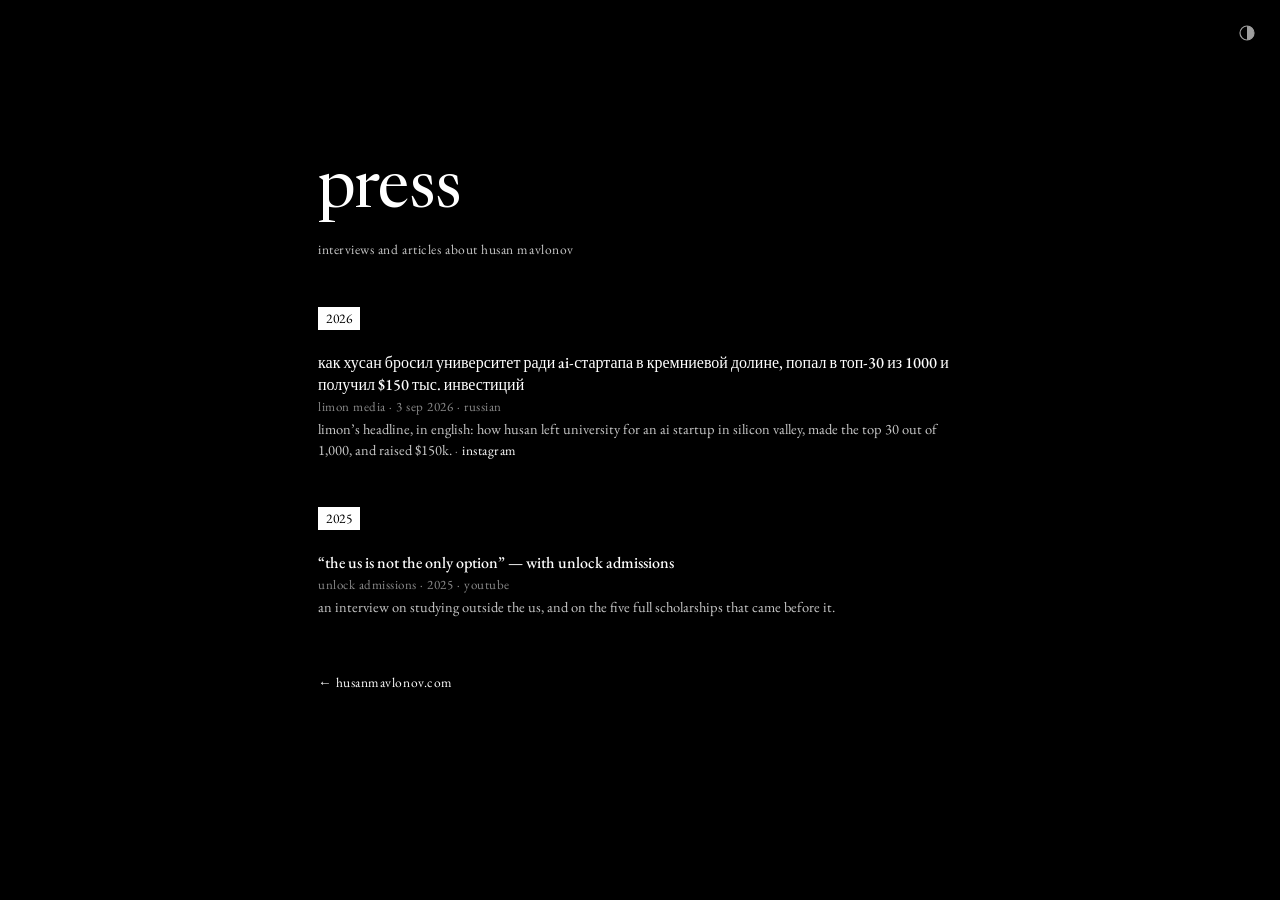
<file: press/index.html>
<!doctype html>
<html lang="en">
<head>
  <meta charset="utf-8" />
  <script>try{if(localStorage.getItem('hm-ink')==='light')document.documentElement.setAttribute('data-ink','light')}catch(e){}</script>
  <meta name="viewport" content="width=device-width, initial-scale=1, viewport-fit=cover" />
  <title>Press — Husan Mavlonov</title>
  <meta name="description" content="Press about Husan Mavlonov — interviews and articles, including Limon Media (2026) and UNLOCK Admissions (2025)." />
  <link rel="canonical" href="https://husanmavlonov.com/press/" />
  <meta name="theme-color" content="#000000" />
  <meta name="color-scheme" content="dark light" />
  <meta name="author" content="Husan Mavlonov" />
  <meta property="og:title" content="Press · Husan Mavlonov" />
  <meta property="og:description" content="Interviews and articles about Husan Mavlonov." />
  <meta property="og:type" content="website" />
  <meta property="og:url" content="https://husanmavlonov.com/press/" />
  <meta property="og:site_name" content="Husan Mavlonov" />
  <meta property="og:image" content="https://husanmavlonov.com/og.png?v=2" />
  <meta property="og:image:width" content="1200" />
  <meta property="og:image:height" content="630" />
  <meta property="og:image:alt" content="Husan Mavlonov — co-founder &amp; CEO of Defex Robotics." />
  <meta property="og:locale" content="en_US" />
  <meta name="twitter:card" content="summary_large_image" />
  <meta name="twitter:site" content="@MavlonovHusan" />
  <meta name="twitter:creator" content="@MavlonovHusan" />
  <meta name="twitter:title" content="Press · Husan Mavlonov" />
  <meta name="twitter:description" content="Interviews and articles about Husan Mavlonov." />
  <meta name="twitter:image" content="https://husanmavlonov.com/og.png?v=2" />
  <meta name="referrer" content="no-referrer-when-downgrade" />
  <link rel="icon" type="image/svg+xml" href="/favicon.svg" />
  <link rel="icon" type="image/png" sizes="32x32" href="/favicon-32.png" />
  <link rel="icon" type="image/png" sizes="192x192" href="/favicon-192.png" />
  <link rel="apple-touch-icon" sizes="180x180" href="/apple-touch-icon.png" />
  <link rel="shortcut icon" href="/favicon.ico" />
  <!-- same two faces the home page carries, same font-display -->
  <link rel="preload" href="/fonts/ebgaramond-sc.woff2" as="font" type="font/woff2" crossorigin>
  <link rel="preload" href="/fonts/newsreader-latin.woff2" as="font" type="font/woff2" crossorigin>
  <style>
    @font-face{font-family:'EB Garamond';font-style:normal;font-weight:400 500;font-display:optional;src:url(/fonts/ebgaramond-sc.woff2) format('woff2')}
    @font-face{font-family:'Newsreader';font-style:normal;font-weight:400 500;font-display:optional;src:url(/fonts/newsreader-latin.woff2) format('woff2')}
    @font-face{font-family:'Serif Fallback';src:local('Iowan Old Style'),local('Georgia');size-adjust:94%;ascent-override:98%;descent-override:26%;line-gap-override:0%}
    @font-face{font-family:'Garamond Fallback';src:local('Georgia');size-adjust:83%;ascent-override:121%;descent-override:36%;line-gap-override:0%}
  </style>
  <script type="application/ld+json">
{
  "@context": "https://schema.org",
  "@graph": [
    {
      "@type": "CollectionPage",
      "@id": "https://husanmavlonov.com/press/#webpage",
      "url": "https://husanmavlonov.com/press/",
      "name": "Press · Husan Mavlonov",
      "description": "Interviews and articles about Husan Mavlonov.",
      "about": { "@id": "https://husanmavlonov.com/#person" },
      "isPartOf": { "@id": "https://husanmavlonov.com/#website" },
      "inLanguage": "en",
      "hasPart": [
        {
          "@type": "NewsArticle",
          "url": "https://limon.kg/ru/news:86646",
          "headline": "Как Хусан бросил университет ради AI-стартапа в Кремниевой долине, попал в ТОП-30 из 1000 и получил $150 тыс. инвестиций",
          "datePublished": "2026-09-03T18:59:17+06:00",
          "inLanguage": "ru",
          "publisher": { "@type": "Organization", "name": "Limon Media", "url": "https://limon.kg/" },
          "about": { "@id": "https://husanmavlonov.com/#person" }
        },
        {
          "@type": "VideoObject",
          "url": "https://www.youtube.com/watch?v=57iL2J-NsNU",
          "name": "The US is not the only option — with UNLOCK Admissions",
          "uploadDate": "2025-11-26T21:47:56-08:00",
          "thumbnailUrl": "https://i.ytimg.com/vi/57iL2J-NsNU/hqdefault.jpg",
          "inLanguage": "uz",
          "publisher": { "@type": "Organization", "name": "UNLOCK Admissions" },
          "about": { "@id": "https://husanmavlonov.com/#person" }
        }
      ]
    }
  ]
}
  </script>
  <style>
    *, *::before, *::after { box-sizing: border-box; margin: 0; padding: 0; }

    :root {
      --bg: #3d7cb4;
      --fg: #e8e6df;
      --dim: #908b83;
      --dimmer: #3a3835;
      --accent: #a8aeb4;
      --text: 'EB Garamond', 'Garamond Fallback', Georgia, serif;
      --display: 'Newsreader', 'Serif Fallback', 'Iowan Old Style', Georgia, serif;
    }

    html, body {
      min-height: 100%;
      overflow-x: hidden;
      background: var(--bg);
      color: var(--fg);
      font-family: var(--text);
      min-height: 100vh;
      min-height: 100dvh;
      -webkit-font-smoothing: antialiased;
      text-rendering: optimizeLegibility;
    }
    ::selection { background: var(--accent); color: var(--bg); }
    a { color: inherit; text-decoration: none; }

    .page {
      max-width: 720px;
      margin: 14vh auto 46px;
      padding: 34px 38px 32px;
      display: flex;
      flex-direction: column;
      gap: 16px;
      position: relative;
      z-index: 2;
      border-radius: 18px;
    }

    h1 {
      font-family: var(--display);
      font-size: clamp(38px, 5.8vw, 64px);
      font-weight: 400;
      letter-spacing: -0.012em;
      line-height: 1.02;
      color: var(--fg);
    }

    .meta-line {
      font-variant-caps: all-small-caps;
      letter-spacing: 0.04em;
      font-size: 13.5px;
      color: var(--dim);
      line-height: 1.6;
      margin-top: -2px;
    }

    /* one white chip per year, the same one the home page puts on its labels */
    .section-label {
      width: fit-content;
      padding: 1px 8px;
      background: #fdfcf8;
      color: #0a1f3c;
      text-shadow: none;
      font-variant-caps: all-small-caps;
      letter-spacing: 0.04em;
      font-size: 13.5px;
      font-weight: 400;
      line-height: 1.6;
      margin-bottom: 22px;
    }

    .pr { margin-top: 30px; }
    .pr-list { list-style: none; display: flex; flex-direction: column; gap: 26px; }
    .pr-name { font-size: 16px; font-weight: 500; line-height: 1.35; color: var(--fg); }
    .pr-when { font-variant-caps: all-small-caps; letter-spacing: 0.04em; font-size: 13px; line-height: 1.5; color: var(--dimmer); margin-top: 1px; }
    .pr-when span { white-space: nowrap; }
    /* the English sense of a headline that ran in another language */
    .pr-what { margin-top: 2px; font-size: 14.5px; line-height: 1.45; color: var(--dim); }
    .pr-also { font-variant-caps: all-small-caps; letter-spacing: 0.04em; font-size: 13.5px; color: var(--dimmer); }

    .back { margin-top: 40px; font-variant-caps: all-small-caps; letter-spacing: 0.04em; font-size: 13.5px; color: var(--dimmer); }

    /* origin fill — the same invisible-button behaviour as the home page */
    .ob { position: relative; isolation: isolate; -webkit-tap-highlight-color: transparent; }
    .ob-fill { position: absolute; inset: -3px -7px -2px; z-index: -1; overflow: hidden; pointer-events: none; }
    .ob-disc {
      position: absolute;
      left: 0; top: 0; width: 0; height: 0;
      border-radius: 50%;
      background: #fdfcf8;
      transform: translate(-50%, -50%) scale(0);
      transition: transform 0.5s cubic-bezier(0.16, 1, 0.3, 1);
    }
    .ob.is-lit .ob-disc { transform: translate(-50%, -50%) scale(1); }
    .ob.is-lit, .ob.is-lit * { color: #0a1f3c !important; text-shadow: none !important; }
    a.ob.ob { transition: color 0.3s cubic-bezier(0.16, 1, 0.3, 1), transform 0.15s ease; }
    .ob.is-pressed { transform: scale(0.985); }
    li.pr-row.ob { cursor: pointer; transition: transform 0.15s ease; }
    li.pr-row.ob .ob-fill { inset: -12px -16px; }
    li.pr-row.ob .pr-name, li.pr-row.ob .pr-when, li.pr-row.ob .pr-what { transition: color 0.3s cubic-bezier(0.16, 1, 0.3, 1); }
    li.pr-row.ob.is-lit .pr-when, li.pr-row.ob.is-lit .pr-what { color: #4b5b70 !important; }

    a:focus-visible { outline: 2px solid var(--accent); outline-offset: 3px; border-radius: 2px; }

    @media (max-width: 700px) {
      .page { margin: 10vh auto 30px; padding: 26px 20px 24px; border-radius: 14px; }
      .pr { margin-top: 24px; }
      .pr-list { gap: 22px; }
      .meta-line, .section-label { font-size: 12.5px; letter-spacing: 0.03em; }
      .pr-when { font-size: 12px; letter-spacing: 0.03em; }
      .pr-what { font-size: 14px; }
    }
    @media (prefers-reduced-motion: reduce) {
      .ob-disc { transition: none; }
      .ob.is-pressed { transform: none; }
    }
  </style>
  <link rel="stylesheet" href="/glass.css?v=17">
</head>
<body>
<script>try{if(sessionStorage.getItem('hm-bg'))document.documentElement.classList.add('bg-instant');else sessionStorage.setItem('hm-bg','1')}catch(e){}</script>

  <div class="bg-plate" aria-hidden="true"></div>
  
  <div class="bg-scrim" aria-hidden="true"></div>
  <script>/* reveal the backdrop once the wallpaper is decodable; glass.css fades in on body.bg-ready */
  (function () {
    var img = document.querySelector('.bg-pan img');
    function on() { document.body.classList.add('bg-ready'); }
    if (!img || img.complete) { on(); return; }
    img.addEventListener('load', on);
    img.addEventListener('error', on);
  })();</script>

  <main class="page glass">
    <h1>Press</h1>
    <p class="meta-line">interviews and articles about husan mavlonov</p>

    <section class="pr" aria-labelledby="pr2026">
      <h2 class="section-label" id="pr2026">2026</h2>
      <ul class="pr-list">
        <li class="pr-row">
          <p class="pr-name"><a href="https://limon.kg/ru/news:86646" target="_blank" rel="noopener">Как Хусан бросил университет ради AI-стартапа в Кремниевой долине, попал в ТОП-30 из 1000 и получил $150 тыс. инвестиций</a></p>
          <p class="pr-when"><span>Limon Media</span> · <span>3 sep 2026</span> · <span>russian</span></p>
          <p class="pr-what">Limon&rsquo;s headline, in English: how Husan left university for an AI startup in Silicon Valley, made the top 30 out of 1,000, and raised $150k. <span class="pr-also">· <a href="https://www.instagram.com/p/Dc2yhO6Cd67/" target="_blank" rel="noopener">instagram</a></span></p>
        </li>
      </ul>
    </section>

    <section class="pr" aria-labelledby="pr2025">
      <h2 class="section-label" id="pr2025">2025</h2>
      <ul class="pr-list">
        <li class="pr-row">
          <p class="pr-name"><a href="https://www.youtube.com/watch?v=57iL2J-NsNU" target="_blank" rel="noopener">&ldquo;The US is not the only option&rdquo; &mdash; with UNLOCK Admissions</a></p>
          <p class="pr-when"><span>UNLOCK Admissions</span> · <span>2025</span> · <span>youtube</span></p>
          <p class="pr-what">An interview on studying outside the US, and on the five full scholarships that came before it.</p>
        </li>
      </ul>
    </section>

    <p class="back"><a href="/">&larr; husanmavlonov.com</a></p>
  </main>

  <script>/* ORIGIN FILL — a row is one invisible button; its link opens on any click */
  (function () {
    var targets = [];
    document.querySelectorAll('.pr-row').forEach(function (row) {
      var link = row.querySelector('.pr-name a');
      if (!link) return;
      row.classList.add('ul-row');
      row.addEventListener('click', function (e) { if (!e.target.closest('a')) link.click(); });
    });

    function cover(w, h, x, y) {
      return Math.ceil(2 * Math.max(Math.hypot(x, y), Math.hypot(w - x, y), Math.hypot(x, h - y), Math.hypot(w - x, h - y)));
    }

    targets.forEach(function (el) {
      var box = document.createElement('span');
      var disc = document.createElement('span');
      box.className = 'ob-fill';
      box.setAttribute('aria-hidden', 'true');
      disc.className = 'ob-disc';
      box.appendChild(disc);
      el.insertBefore(box, el.firstChild);

      function place(cx, cy) {
        var r = box.getBoundingClientRect();
        var x = cx == null ? r.width / 2 : Math.min(Math.max(cx - r.left, 0), r.width);
        var y = cy == null ? r.height / 2 : Math.min(Math.max(cy - r.top, 0), r.height);
        var d = cover(r.width, r.height, x, y);
        disc.style.left = x + 'px';
        disc.style.top = y + 'px';
        disc.style.width = disc.style.height = d + 'px';
      }
      function light(cx, cy) { place(cx, cy); el.classList.add('is-lit'); }
      function drain(cx, cy) { if (cx != null) place(cx, cy); el.classList.remove('is-lit', 'is-pressed'); }

      el.addEventListener('pointerenter', function (e) { if (e.pointerType !== 'touch') light(e.clientX, e.clientY); });
      el.addEventListener('pointerleave', function (e) { drain(e.clientX, e.clientY); });
      el.addEventListener('pointerdown', function (e) {
        if (e.button !== 0) return;
        light(e.clientX, e.clientY);
        el.classList.add('is-pressed');
      });
      el.addEventListener('pointerup', function (e) {
        el.classList.remove('is-pressed');
        if (e.pointerType === 'touch') setTimeout(function () { drain(); }, 420);
      });
      el.addEventListener('pointercancel', function () { drain(); });
      el.addEventListener('focusin', function (e) { if (e.target.matches(':focus-visible')) light(); });
      el.addEventListener('focusout', function () { drain(); });
    });
  })();
  </script>

  <script data-goatcounter="https://analyze.goatcounter.com/count"
          async src="//gc.zgo.at/count.js"></script>
  <script src="/smooth.js?v=1" defer></script>
  <script src="/ink.js?v=1" defer></script>
</body>
</html>
</file>
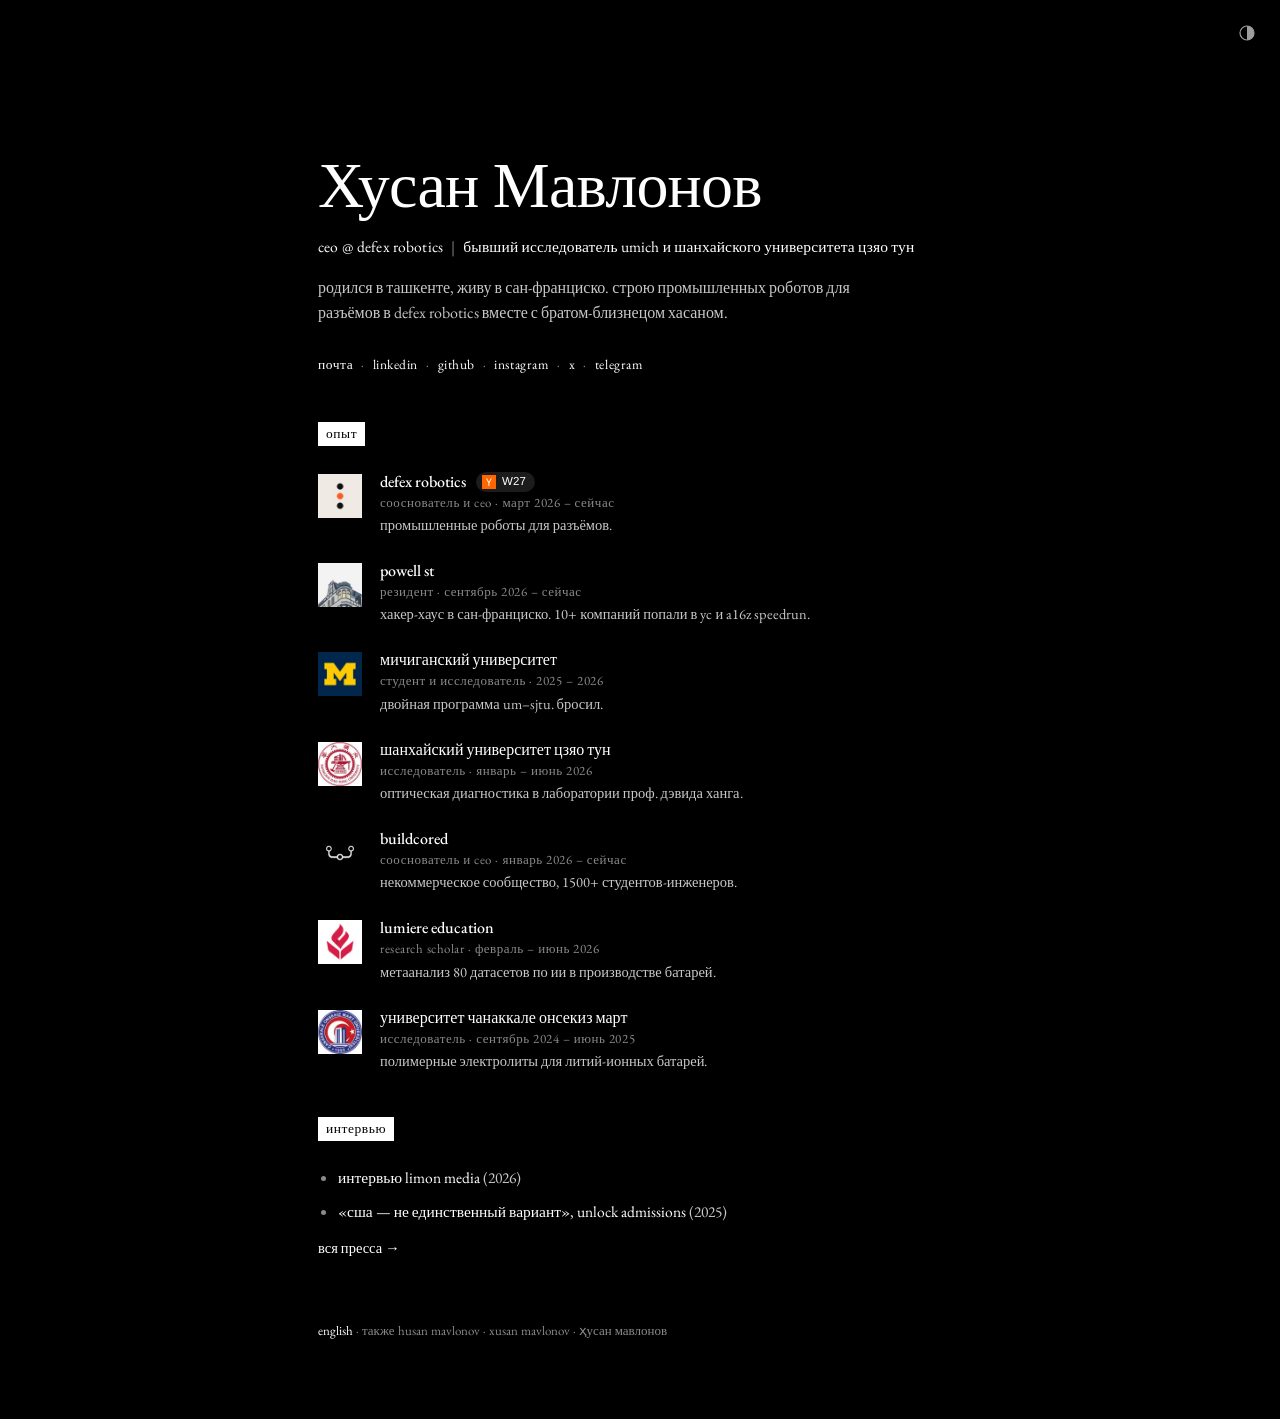
<file: ru/index.html>
<!doctype html>
<html lang="ru">
<head>
  <meta charset="utf-8" />
  <script>try{if(localStorage.getItem('hm-ink')==='light')document.documentElement.setAttribute('data-ink','light')}catch(e){}</script>
  <meta name="viewport" content="width=device-width, initial-scale=1, viewport-fit=cover" />
  <title>Хусан Мавлонов — сооснователь и CEO Defex Robotics</title>
  <meta name="description" content="Хусан Мавлонов (Husan Mavlonov) — сооснователь и CEO Defex Robotics, Сан-Франциско. Бывший исследователь University of Michigan и Шанхайского университета Цзяо Тун. Строит промышленных роботов для разъёмов." />
  <link rel="canonical" href="https://husanmavlonov.com/ru/" />
  <link rel="alternate" hreflang="en" href="https://husanmavlonov.com/" />
  <link rel="alternate" hreflang="ru" href="https://husanmavlonov.com/ru/" />
  <link rel="alternate" hreflang="x-default" href="https://husanmavlonov.com/" />
  <meta name="robots" content="index, follow, max-image-preview:large, max-snippet:-1" />
  <meta name="theme-color" content="#000000" />
  <meta name="color-scheme" content="dark light" />
  <meta name="author" content="Хусан Мавлонов" />
  <meta property="og:title" content="Хусан Мавлонов" />
  <meta property="og:description" content="Хусан Мавлонов (Husan Mavlonov) — сооснователь и CEO Defex Robotics, Сан-Франциско. Бывший исследователь University of Michigan и Шанхайского университета Цзяо Тун. Строит промышленных роботов для разъёмов." />
  <meta property="og:site_name" content="Хусан Мавлонов" />
  <meta property="og:type" content="profile" />
  <meta property="og:url" content="https://husanmavlonov.com/ru/" />
  <meta property="og:image" content="https://husanmavlonov.com/og.png?v=2" />
  <meta property="og:image:width" content="1200" />
  <meta property="og:image:height" content="630" />
  <meta property="og:image:alt" content="Хусан Мавлонов — сооснователь и CEO Defex Robotics." />
  <meta property="og:locale" content="ru_RU" />
  <meta property="og:locale:alternate" content="en_US" />
  <meta name="twitter:card" content="summary_large_image" />
  <meta name="twitter:site" content="@MavlonovHusan" />
  <meta name="twitter:title" content="Хусан Мавлонов" />
  <meta name="twitter:description" content="Хусан Мавлонов (Husan Mavlonov) — сооснователь и CEO Defex Robotics, Сан-Франциско. Бывший исследователь University of Michigan и Шанхайского университета Цзяо Тун. Строит промышленных роботов для разъёмов." />
  <meta name="twitter:image" content="https://husanmavlonov.com/og.png?v=2" />
  <link rel="me" href="https://x.com/MavlonovHusan" />
  <link rel="me" href="https://github.com/PeterVanPercson" />
  <link rel="me" href="https://www.linkedin.com/in/husan-mavlonov" />
  <link rel="me" href="https://t.me/husanmd" />
  <link rel="icon" type="image/svg+xml" href="/favicon.svg" />
  <link rel="icon" type="image/png" sizes="32x32" href="/favicon-32.png" />
  <link rel="icon" type="image/png" sizes="192x192" href="/favicon-192.png" />
  <link rel="apple-touch-icon" sizes="180x180" href="/apple-touch-icon.png" />
  <link rel="shortcut icon" href="/favicon.ico" />
  <!-- Self-hosted fonts: preload both above-the-fold faces, inline @font-face below. font-display:optional = no flash/swap. -->
  <link rel="preload" href="/fonts/ebgaramond-sc.woff2" as="font" type="font/woff2" crossorigin>
  <link rel="preload" href="/fonts/newsreader-latin.woff2" as="font" type="font/woff2" crossorigin>
  <!-- SF backdrop: preload only the one variant this viewport will actually paint -->
  <style>
    /* real faces (font-display:optional = paints real font at first paint or never swaps mid-view) */
    /* EB Garamond, built from the upstream variable font (wght 400-500, latin) so smcp/c2sc survive; Google's CSS subset drops them and small caps get faked */
    @font-face{font-family:'EB Garamond';font-style:normal;font-weight:400 500;font-display:optional;src:url(/fonts/ebgaramond-sc.woff2) format('woff2')}
    /* metric-matched fallbacks (computed from font x-height tables) — fallback occupies identical space, so a slow-load fallback paint causes NO reflow/"pop" between navigations */
    @font-face{font-family:'Newsreader';font-style:normal;font-weight:400 500;font-display:optional;src:url(/fonts/newsreader-latin.woff2) format('woff2')}
    @font-face{font-family:'Serif Fallback';src:local('Iowan Old Style'),local('Georgia');size-adjust:94%;ascent-override:98%;descent-override:26%;line-gap-override:0%}
    @font-face{font-family:'Garamond Fallback';src:local('Georgia');size-adjust:83%;ascent-override:121%;descent-override:36%;line-gap-override:0%}
  </style>
  <script type="application/ld+json">
{
  "@context": "https://schema.org",
  "@graph": [
    {
      "@type": "ProfilePage",
      "@id": "https://husanmavlonov.com/ru/#webpage",
      "url": "https://husanmavlonov.com/ru/",
      "name": "Хусан Мавлонов — сооснователь и CEO Defex Robotics",
      "inLanguage": "ru",
      "isPartOf": { "@id": "https://husanmavlonov.com/#website" },
      "mainEntity": { "@id": "https://husanmavlonov.com/#person" },
      "dateModified": "2026-10-03"
    },
    {
      "@type": "Person",
      "@id": "https://husanmavlonov.com/#person",
      "name": "Хусан Мавлонов",
      "alternateName": ["Husan Mavlonov", "Ҳусан Мавлонов", "Xusan Mavlonov", "Мавлонов Хусан"],
      "url": "https://husanmavlonov.com/ru/",
      "image": "https://husanmavlonov.com/husan-mavlonov.jpg",
      "jobTitle": "Сооснователь и CEO, Defex Robotics",
      "description": "Сооснователь и CEO Defex Robotics. Бывший исследователь University of Michigan и Шанхайского университета Цзяо Тун. Сооснователь BuildCored.",
      "worksFor": { "@id": "https://defexrobotics.com/#org" },
      "nationality": { "@type": "Country", "name": "Узбекистан" },
      "homeLocation": { "@type": "Place", "name": "Сан-Франциско, Калифорния" },
      "sameAs": [
        "https://husanmavlonov.com/",
        "https://x.com/MavlonovHusan",
        "https://github.com/PeterVanPercson",
        "https://www.linkedin.com/in/husan-mavlonov",
        "https://www.instagram.com/mavhusan/",
        "https://t.me/husanmd"
      ]
    }
  ]
}
  </script>
  <style>
    /* Stripped to the bone on purpose: name, one line, socials. The backdrop and
       the ink tokens live in /glass.css — this file only sets the base palette
       (which glass.css overrides inside .glass) and lays out three elements. */
    *, *::before, *::after { box-sizing: border-box; margin: 0; padding: 0; }

    :root {
      --bg: #3d7cb4;
      --fg: #e8e6df;
      --dim: #908b83;
      --dimmer: #3a3835;
      --accent: #a8aeb4;
      --text: 'EB Garamond', 'Garamond Fallback', Georgia, serif;
      --display: 'Newsreader', 'Serif Fallback', 'Iowan Old Style', Georgia, serif;
    }

    html, body {
      min-height: 100%;
      overflow-x: hidden;        /* the wallpaper is fixed; the experience rows scroll over it */
      background: var(--bg);
      color: var(--fg);
      font-family: var(--text);
      min-height: 100vh;
      min-height: 100dvh;
      -webkit-font-smoothing: antialiased;
      text-rendering: optimizeLegibility;
      transition: background 0.4s ease, color 0.4s ease;
    }
    ::selection { background: var(--accent); color: var(--bg); }

    /* every underline on this page is a border-bottom we draw ourselves */
    a { color: inherit; text-decoration: none; }

    .page {
      max-width: 720px;
      /* the block sits in the open blue band up top — not the edge, not the middle */
      margin: 14vh auto 46px;
      padding: 34px 38px 32px;
      display: flex;
      flex-direction: column;
      gap: 16px;
      position: relative;
      z-index: 2;
      border-radius: 18px;
    }


    h1 {
      font-family: var(--display);
      font-size: clamp(38px, 5.8vw, 64px);
      font-weight: 400;
      letter-spacing: -0.012em;
      line-height: 1.02;
      color: var(--fg);
      transition: color 0.4s ease;
    }

    .meta-line {
      font-variant-caps: all-small-caps;
      letter-spacing: 0.04em;
      font-size: 13.5px;
      color: var(--dim);
      line-height: 1.6;
      display: flex;
      flex-wrap: wrap;
      align-items: baseline;
      gap: 4px 8px;
      margin-top: -2px;
    }
    .meta-line > span { white-space: nowrap; }
    .role-line { color: var(--fg); margin-top: -6px; font-variant-caps: normal; font-size: 15.5px; letter-spacing: 0.01em; }
    @media (max-width: 560px) { .role-line { font-size: 14.5px; flex-direction: column; gap: 2px; } .role-line .sep { display: none; } }
    .sep { color: var(--dimmer); }

    /* Powell.st — the one link in the meta line, so it needs to read as one.
       Colour-only transition: Chromium keeps a stale var() on a border-color
       that is mid-transition, which left the other theme's tint after a toggle. */
    .meta-line a.powell {
      color: var(--fg);
      border-bottom: 1px solid var(--dimmer);
      padding-bottom: 1px;
      transition: color 0.2s ease;
    }
    .meta-line a.powell:hover { color: var(--accent); border-bottom-color: var(--accent); }

    .socials {
      margin-top: 12px;
      font-variant-caps: all-small-caps;
      letter-spacing: 0.04em;
      font-size: 13.5px;
      line-height: 1.6;
      display: flex;
      flex-wrap: wrap;
      align-items: baseline;
      gap: 4px 8px;
      color: var(--dimmer);
    }
    .socials a {
      color: var(--dimmer);
      text-decoration: none;
      transition: color 0.2s ease;
    }
    .socials a:hover { color: var(--fg); }
    /* the telegram caveat rides along at the same size, one step quieter */
    .socials .note { opacity: 0.72; }
    /* the name keeps its capitals; everything else stays lowercase */
    main.page > h1 { text-transform: none !important; }
    .ru-bio { font-size: 16px; line-height: 1.55; color: var(--dim); max-width: 36em; }
    .xp-logo--mono { display: grid; place-items: center; background: #fdfcf8; color: #0a1f3c; text-shadow: none; font-size: 13px; letter-spacing: 0.02em; border-radius: 6px; }
    .iv-more { margin-top: 14px; font-size: 14.5px; color: var(--dim); }
    .iv-more a { border-bottom: 1px solid var(--line, rgba(255,255,255,.28)); }
    .aka { margin-top: 8px; font-size: 13px; color: var(--dimmer); line-height: 1.6; }
    .aka a { border-bottom: 1px solid var(--line, rgba(255,255,255,.28)); }


    /* ===== experience: logo on the left, company, role and dates, one line ===== */
    .xp {
      /* right under the socials, one step more air than the socials get */
      margin-top: 30px;
    }
    .section-label {
      font-variant-caps: all-small-caps;
      letter-spacing: 0.04em;
      font-size: 13.5px;
      font-weight: 400;
      line-height: 1.6;
      color: var(--dimmer);
      margin-bottom: 26px;
    }
    .xp-list { list-style: none; display: flex; flex-direction: column; gap: 26px; }
    .xp-row {
      display: grid;
      grid-template-columns: 44px 1fr;
      gap: 0 18px;
      align-items: start;
    }
    .xp-logo {
      width: 44px; height: 44px;
      margin-top: 2px;
      border-radius: 0;
      overflow: hidden;
      background: #fff;
      transition: transform 0.2s ease;
    }
    .xp-logo img { display: block; width: 100%; height: 100%; }
    a.xp-logo:hover { transform: translateY(-2px); }
    .xp-name { font-size: 16px; font-weight: 500; line-height: 1.3; color: var(--fg); }
    .xp-name a { transition: color 0.2s ease; }
    .xp-name a:hover { color: var(--accent); }
    .xp-when { font-variant-caps: all-small-caps; letter-spacing: 0.04em; font-size: 13px; line-height: 1.5; color: var(--dimmer); }
    .xp-when span { white-space: nowrap; }   /* role and dates each wrap as a unit */
    .xp-what { margin-top: 2px; font-size: 14.5px; line-height: 1.45; color: var(--dim); }
    /* first four rows show; the rest open from the button under the list */
    .xp-list.is-collapsed .xp-row:nth-child(n+5) { display: none; }
    .xp-more[hidden] { display: none; }
    .xp-more {
      margin-top: 22px;
      font: inherit;
      font-variant-caps: all-small-caps;
      letter-spacing: 0.04em;
      font-size: 13.5px;
      line-height: 1.6;
      color: var(--fg);
      /* a small square of the painting's own sky blue, so the word lifts off the city */
      background: rgba(72, 139, 192, 0.9);
      border: 0;
      border-radius: 0;
      padding: 3px 10px;
      cursor: pointer;
      transition: background-color 0.2s ease;
    }
    .xp-more:hover { background: rgba(63, 128, 183, 1); }
    .xp-more:focus-visible { outline: 2px solid var(--accent); outline-offset: 3px; }

    /* ===== interviews: underlined title (year), one per line ===== */
    .iv { margin-top: 30px; padding-bottom: 40px; }
    .iv-list {
      padding-left: 20px;
      display: flex;
      flex-direction: column;
      gap: 12px;
      font-size: 15.5px;
      line-height: 1.45;
      color: var(--dim);
    }
    .iv-list li::marker { color: var(--dimmer); }
    .iv-list a {
      color: var(--fg);
      border-bottom: 1px solid var(--line-strong);
      padding-bottom: 1px;
      transition: color 0.2s ease;
    }
    .iv-list a:hover { color: var(--accent); border-bottom-color: var(--accent); }
    .iv-list .iv-also { font-variant-caps: all-small-caps; letter-spacing: 0.04em; font-size: 13.5px; color: var(--dimmer); }
    .iv-list .iv-also a { color: var(--dimmer); border-bottom-color: var(--line); }

    /* telegram request — a small transparent panel over the wallpaper.
       Deliberately light: a thin edge, a little blur so the type stays readable
       on cloth or cloud, and nothing else. */
    .tg-pop[hidden] { display: none; }   /* a display rule beats the hidden attribute */
    .tg-pop {
      position: fixed;
      inset: 0;
      z-index: 10;
      display: flex;
      align-items: center;
      justify-content: center;
      padding: 20px;
      background: rgba(10, 16, 8, 0.28);
    }
    body.light .tg-pop { background: rgba(6, 30, 62, 0.24); }

    .tg-card {
      /* the panel sits OUTSIDE .page.glass, so it does not inherit the ink
         tokens glass.css defines there — it carries its own light ink, which is
         what a dark translucent card needs in either wallpaper */
      --fg: #f8f7f2;
      --dim: #e9ede4;
      --dimmer: #b6c2ac;
      position: relative;
      width: 100%;
      max-width: 268px;
      padding: 18px 18px 16px;
      border: 1px solid rgba(255, 255, 255, 0.30);
      border-radius: 12px;
      background: rgba(18, 26, 14, 0.42);
      -webkit-backdrop-filter: blur(10px);
      backdrop-filter: blur(10px);
      font-variant-caps: all-small-caps;
      letter-spacing: 0.04em;
      font-size: 13.5px;
      color: var(--fg);
      display: flex;
      flex-direction: column;
      gap: 10px;
    }
    body.light .tg-card {
      background: rgba(10, 44, 92, 0.38);
      --dim: #e7ecf4;
      --dimmer: #bccbe0;
    }

    .tg-title { color: var(--dim); letter-spacing: 0.02em; }
    .tg-x {
      position: absolute;
      top: 6px; right: 9px;
      font: inherit;
      font-size: 16px;
      line-height: 1;
      background: none;
      border: 0;
      padding: 2px 4px;
      color: var(--dimmer);
      cursor: pointer;
    }
    .tg-x:hover { color: var(--fg); }

    #tgForm { display: flex; flex-direction: column; gap: 10px; }
    .tg-card .hp { position: absolute; left: -9999px; width: 1px; height: 1px; opacity: 0; }
    .tg-card input:not(.hp) {
      font: inherit;
      color: var(--fg);
      background: none;
      border: 0;
      border-bottom: 1px solid rgba(255, 255, 255, 0.32);
      padding: 5px 2px;
      border-radius: 0;
      width: 100%;
    }
    .tg-card input:not(.hp) { font-variant-caps: normal; letter-spacing: 0; }
    .tg-card input::placeholder { color: var(--dimmer); }
    .tg-card input:focus { outline: none; border-bottom-color: var(--fg); }
    .tg-send {
      font: inherit;
      align-self: flex-start;
      margin-top: 2px;
      color: var(--fg);
      background: none;
      border: 1px solid rgba(255, 255, 255, 0.34);
      border-radius: 999px;
      padding: 5px 14px;
      cursor: pointer;
      transition: border-color 0.2s ease;
    }
    .tg-send:hover { border-color: var(--fg); }
    .tg-msg { color: var(--dimmer); min-height: 1em; }
    .tg-msg.ok { color: var(--fg); }
    .tg-card input:focus-visible,
    .tg-send:focus-visible,
    .tg-x:focus-visible { outline: 2px solid var(--accent); outline-offset: 3px; }


    /* ===== origin fill: every link is an invisible button until the pointer arrives.
       White grows from the exact point the cursor came in and drains back out
       through the point where it leaves (ported from the OriginButton component).
       The fill box bleeds past the text, so nothing in the layout moves. */
    .ob { position: relative; isolation: isolate; -webkit-tap-highlight-color: transparent; }
    .ob-fill { position: absolute; inset: -3px -7px -2px; z-index: -1; overflow: hidden; pointer-events: none; }
    .ob-disc {
      position: absolute;
      left: 0; top: 0; width: 0; height: 0;
      border-radius: 50%;
      background: #fdfcf8;
      transform: translate(-50%, -50%) scale(0);
      transition: transform 0.5s cubic-bezier(0.16, 1, 0.3, 1);
    }
    .ob.is-lit .ob-disc { transform: translate(-50%, -50%) scale(1); }
    .ob.is-lit, .ob.is-lit * { color: #0a1f3c !important; text-shadow: none !important; }
    a.ob.ob, button.ob.ob { transition: color 0.3s cubic-bezier(0.16, 1, 0.3, 1), background-color 0.2s ease, transform 0.15s ease; }
    .ob.is-pressed { transform: scale(0.985); }
    /* a row with a link is one card: the white logo tiles melt into the fill */
    .xp-row.ob { transition: transform 0.15s ease; }
    .xp-row.ob--link { cursor: pointer; }
    .xp-row.ob .ob-fill { inset: -12px -16px; }
    .xp-row.ob .xp-name a, .xp-row.ob .xp-when, .xp-row.ob .xp-what { transition: color 0.3s cubic-bezier(0.16, 1, 0.3, 1); }
    .xp-row.ob.is-lit .xp-when, .xp-row.ob.is-lit .xp-what { color: #4b5b70 !important; }
    .xp-more .ob-fill { inset: 0; }
    /* the two section words sit on their own white chip; hover flips them to ink */
    .section-label { width: fit-content; padding: 1px 8px; background: #fdfcf8; color: #0a1f3c; text-shadow: none; }
    .section-label.ob .ob-fill { inset: 0; }
    .ob--ink .ob-disc { background: #0a1f3c; }
    .ob.ob--ink.is-lit, .ob.ob--ink.is-lit * { color: #fdfcf8 !important; }

    a:focus-visible, .socials a:focus-visible {
      outline: 2px solid var(--accent);
      outline-offset: 3px;
      border-radius: 2px;
    }

    @media (max-width: 700px) {
      .page { margin: 10vh auto 30px; padding: 26px 20px 24px; border-radius: 14px; }
      .xp { margin-top: 24px; }
      .iv { margin-top: 24px; padding-bottom: 32px; }
      .iv-list { font-size: 14.5px; }
      .xp-list { gap: 22px; }
      .xp-row { grid-template-columns: 40px 1fr; gap: 0 14px; }
      .xp-logo { width: 40px; height: 40px; }
      .xp-what { font-size: 14px; }
      /* small caps run wide; at 17px the meta and socials rows each broke onto two lines */
      .meta-line, .socials, .section-label { font-size: 12.5px; letter-spacing: 0.03em; }
      .xp-when { font-size: 12px; letter-spacing: 0.03em; }
    }
    @media (prefers-reduced-motion: reduce) {
      html, body, h1, .meta-line a.powell, .socials a, .xp-logo, .xp-name a, .xp-more, .iv-list a { transition: none; }
      .ob-disc { transition: none; }
      .ob.is-pressed { transform: none; }
    }

  </style>
  <!-- shared backdrop + ink tokens; loaded LAST so it wins over the inline styles -->
  <link rel="stylesheet" href="/glass.css?v=20">
</head>
<body>
<script>/* pre-paint: apply saved theme + skip the backdrop fade after the first load,
   so navigating between pages never re-flashes the (identical) backdrop */
try{if(sessionStorage.getItem('hm-bg'))document.documentElement.classList.add('bg-instant');else sessionStorage.setItem('hm-bg','1')}catch(e){}</script>
  <!--
    Hi. If you're reading the source, you're the kind of person I want to build with.
    → husanmavlonov79@gmail.com
  -->

  <!-- backdrop — decorative only, hence no alt text anywhere near it -->
  <div class="bg-plate" aria-hidden="true"></div>
  
  <div class="bg-scrim" aria-hidden="true"></div>
  <script>/* SKY BACKDROP — reveal on load. The plate is a pure gradient, so the probe
     resolves immediately; without this the plate and the drifters stay at opacity 0. */
  (function () {
    var plate = document.querySelector('.bg-plate');
    if (!plate) return;
    function ready() { document.body.classList.add('bg-ready'); }
    var m = getComputedStyle(plate).backgroundImage.match(/url\(["']?([^"')]+)["']?\)/);
    if (!m) { ready(); return; }
    var img = new Image();
    img.onload = img.onerror = ready;
    img.src = m[1];
    if (img.complete) ready();
  })();</script>

  <main class="page glass" id="top">

    <h1>Хусан Мавлонов</h1>

    <p class="meta-line role-line">
      <span>ceo @ <a class="powell" href="https://defexrobotics.com/" target="_blank" rel="noopener">defex robotics</a></span>
      <span class="sep" aria-hidden="true">|</span>
      <span>бывший исследователь umich и шанхайского университета цзяо тун</span>
    </p>

    <p class="ru-bio">Родился в Ташкенте, живу в Сан-Франциско. Строю промышленных роботов для разъёмов в Defex Robotics вместе с братом-близнецом Хасаном.</p>

    <nav class="socials" aria-label="Ссылки">
      <a href="mailto:husanmavlonov79@gmail.com" rel="me">почта</a>
      <span class="sep" aria-hidden="true">·</span>
      <a href="https://www.linkedin.com/in/husan-mavlonov" target="_blank" rel="me noopener">linkedin</a>
      <span class="sep" aria-hidden="true">·</span>
      <a href="https://github.com/PeterVanPercson" target="_blank" rel="me noopener">github</a>
      <span class="sep" aria-hidden="true">·</span>
      <a href="https://www.instagram.com/mavhusan/" target="_blank" rel="me noopener">instagram</a>
      <span class="sep" aria-hidden="true">·</span>
      <a href="https://x.com/MavlonovHusan" target="_blank" rel="me noopener">x</a>
      <span class="sep" aria-hidden="true">·</span>
      <a href="https://t.me/husanmd" target="_blank" rel="me noopener">telegram</a>
    </nav>

    <section class="xp" id="experience" aria-labelledby="xpTitle">
      <h2 class="section-label" id="xpTitle">опыт</h2>
      <ul class="xp-list" id="xpList">
        <li class="xp-row">
          <a class="xp-logo" href="https://defexrobotics.com/" target="_blank" rel="noopener" tabindex="-1" aria-hidden="true"><img src="/logos/defex.jpeg" alt="" width="176" height="176" loading="lazy" decoding="async"></a>
          <div>
            <p class="xp-name"><a href="https://defexrobotics.com/" target="_blank" rel="noopener">Defex Robotics</a><span class="yc-pill" title="Y Combinator W27"><img src="/logos/yc.svg" alt="Y Combinator" width="14" height="14"><span>W27</span></span></p>
            <p class="xp-when">сооснователь и ceo · март 2026 – сейчас</p>
            <p class="xp-what">Промышленные роботы для разъёмов.</p>
          </div>
        </li>
        <li class="xp-row">
          <a class="xp-logo" href="https://www.powell.st/" target="_blank" rel="noopener" tabindex="-1" aria-hidden="true"><img src="/logos/powell.jpeg" alt="" width="176" height="176" loading="lazy" decoding="async"></a>
          <div>
            <p class="xp-name"><a href="https://www.powell.st/" target="_blank" rel="noopener">Powell St</a></p>
            <p class="xp-when">резидент · сентябрь 2026 – сейчас</p>
            <p class="xp-what">Хакер-хаус в Сан-Франциско. 10+ компаний попали в YC и a16z speedrun.</p>
          </div>
        </li>
        <li class="xp-row">
          <a class="xp-logo" href="https://umich.edu/" target="_blank" rel="noopener" tabindex="-1" aria-hidden="true"><img src="/logos/michigan.jpeg" alt="" width="176" height="176" loading="lazy" decoding="async"></a>
          <div>
            <p class="xp-name"><a href="https://umich.edu/" target="_blank" rel="noopener">Мичиганский университет</a></p>
            <p class="xp-when">студент и исследователь · 2025 – 2026</p>
            <p class="xp-what">Двойная программа UM–SJTU. Бросил.</p>
          </div>
        </li>
        <li class="xp-row">
          <a class="xp-logo" href="https://en.sjtu.edu.cn/" target="_blank" rel="noopener" tabindex="-1" aria-hidden="true"><img src="/logos/sjtu.jpeg" alt="" width="176" height="176" loading="lazy" decoding="async"></a>
          <div>
            <p class="xp-name"><a href="https://en.sjtu.edu.cn/" target="_blank" rel="noopener">Шанхайский университет Цзяо Тун</a></p>
            <p class="xp-when">исследователь · январь – июнь 2026</p>
            <p class="xp-what">Оптическая диагностика в лаборатории проф. Дэвида Ханга.</p>
          </div>
        </li>
        <li class="xp-row">
          <a class="xp-logo" href="https://buildcored.com/" target="_blank" rel="noopener" tabindex="-1" aria-hidden="true"><img src="/logos/buildcored.jpeg" alt="" width="176" height="176" loading="lazy" decoding="async"></a>
          <div>
            <p class="xp-name"><a href="https://buildcored.com/" target="_blank" rel="noopener">BuildCored</a></p>
            <p class="xp-when">сооснователь и ceo · январь 2026 – сейчас</p>
            <p class="xp-what">Некоммерческое сообщество, 1500+ студентов-инженеров.</p>
          </div>
        </li>
        <li class="xp-row">
          <a class="xp-logo" href="https://www.lumiere-education.com/" target="_blank" rel="noopener" tabindex="-1" aria-hidden="true"><img src="/logos/lumiere.jpeg" alt="" width="176" height="176" loading="lazy" decoding="async"></a>
          <div>
            <p class="xp-name"><a href="https://www.lumiere-education.com/" target="_blank" rel="noopener">Lumiere Education</a></p>
            <p class="xp-when">research scholar · февраль – июнь 2026</p>
            <p class="xp-what">Метаанализ 80 датасетов по ИИ в производстве батарей.</p>
          </div>
        </li>
        <li class="xp-row">
          <a class="xp-logo" href="https://www.comu.edu.tr/" target="_blank" rel="noopener" tabindex="-1" aria-hidden="true"><img src="/logos/comu.jpeg" alt="" width="176" height="176" loading="lazy" decoding="async"></a>
          <div>
            <p class="xp-name"><a href="https://www.comu.edu.tr/" target="_blank" rel="noopener">Университет Чанаккале Онсекиз Март</a></p>
            <p class="xp-when">исследователь · сентябрь 2024 – июнь 2025</p>
            <p class="xp-what">Полимерные электролиты для литий-ионных батарей.</p>
          </div>
        </li>
      </ul>
    </section>

    <section class="iv" id="interviews" aria-labelledby="ivTitle">
      <h2 class="section-label" id="ivTitle">интервью</h2>
      <ul class="iv-list">
        <li><a href="https://limon.kg/ru/news:86646" target="_blank" rel="noopener">Интервью Limon Media</a> (2026)</li>
        <li><a href="https://www.youtube.com/watch?v=57iL2J-NsNU" target="_blank" rel="noopener">«США — не единственный вариант», UNLOCK Admissions</a> (2025)</li>
      </ul>
      <p class="iv-more"><a href="/press/">вся пресса &rarr;</a></p>
    </section>

    <p class="aka"><a href="/" hreflang="en" lang="en">english</a> · также <span lang="en">husan mavlonov</span> · <span lang="uz-Latn">xusan mavlonov</span> · <span lang="uz-Cyrl">ҳусан мавлонов</span></p>
  </main>


  <script>/* ORIGIN FILL — see the .ob rules */
  (function () {
    var targets = [];
    document.querySelectorAll('.xp-row').forEach(function (row) {
      var link = row.querySelector('.xp-name a');
      if (!link) return;
      row.classList.add('ul-row');
      row.addEventListener('click', function (e) { if (!e.target.closest('a, button')) link.click(); });
    });
    document.querySelectorAll('.xp-more').forEach(function (el) {
      el.classList.add('ob');
      targets.push(el);
    });
    document.querySelectorAll('.section-label').forEach(function (el) {
      el.classList.add('ob', 'ob--ink');
      targets.push(el);
    });

    function cover(w, h, x, y) {
      return Math.ceil(2 * Math.max(Math.hypot(x, y), Math.hypot(w - x, y), Math.hypot(x, h - y), Math.hypot(w - x, h - y)));
    }

    targets.forEach(function (el) {
      var box = document.createElement('span');
      var disc = document.createElement('span');
      box.className = 'ob-fill';
      box.setAttribute('aria-hidden', 'true');
      disc.className = 'ob-disc';
      box.appendChild(disc);
      el.insertBefore(box, el.firstChild);

      function place(cx, cy) {
        var r = box.getBoundingClientRect();
        var x = cx == null ? r.width / 2 : Math.min(Math.max(cx - r.left, 0), r.width);
        var y = cy == null ? r.height / 2 : Math.min(Math.max(cy - r.top, 0), r.height);
        var d = cover(r.width, r.height, x, y);
        disc.style.left = x + 'px';
        disc.style.top = y + 'px';
        disc.style.width = disc.style.height = d + 'px';
      }
      function light(cx, cy) { place(cx, cy); el.classList.add('is-lit'); }
      function drain(cx, cy) { if (cx != null) place(cx, cy); el.classList.remove('is-lit', 'is-pressed'); }

      el.addEventListener('pointerenter', function (e) { if (e.pointerType !== 'touch') light(e.clientX, e.clientY); });
      el.addEventListener('pointerleave', function (e) { drain(e.clientX, e.clientY); });
      el.addEventListener('pointerdown', function (e) {
        if (e.button !== 0) return;
        light(e.clientX, e.clientY);
        el.classList.add('is-pressed');
      });
      el.addEventListener('pointerup', function (e) {
        el.classList.remove('is-pressed');
        if (e.pointerType === 'touch') setTimeout(function () { drain(); }, 420);
      });
      el.addEventListener('pointercancel', function () { drain(); });
      el.addEventListener('focusin', function (e) { if (e.target.matches(':focus-visible')) light(); });
      el.addEventListener('focusout', function () { drain(); });
    });
  })();
  </script>

  <script data-goatcounter="https://analyze.goatcounter.com/count"
          async src="//gc.zgo.at/count.js"></script>
  <script src="/smooth.js?v=1" defer></script>
  <script src="/ink.js?v=1" defer></script>
</body>
</html>
</file>
<file: glass.css>
/* =============================================================================
   glass.css — the harbor-sky backdrop + the ink that sits on it.

   SINGLE SOURCE OF TRUTH. Every page links this, so the backdrop is byte-identical
   on index / building / 404 and does NOT change when you navigate or open an
   overlay. Load it AFTER each page's inline <style> so these rules win.

   One sky, one image: sky/wallpaper.webp is the harbor painting with its own
   sky extended upward IN THE IMAGE (matched grain, seam blended, the painting's
   clouds composited into the upper blue). It cover-fills the viewport, anchored
   62% bottom, and NOTHING moves — no drift, no parallax, like a real wallpaper.
   There are NO panes: type sits straight on the sky with a soft navy halo.
   The Claude modal is the one flat surface.
   ========================================================================== */

/* the page's own ground colour matches the sky, so any frame the browser paints
   before the plate (navigation, slow decode) is the right colour — no flash */
body { background-color: #3d7cb4; }

/* ---- the backdrop: sky extension + drifting painted clouds + panorama ---- */
.bg-plate,
.bg-scrim {
  position: fixed;
  inset: 0;
  z-index: 0;
  pointer-events: none;
}

.bg-plate {
  /* deeper zenith up top, then flat at the painting's top-edge blue */
  background: linear-gradient(180deg, #2e6da9 0%, #3f80b7 35%, #488bc0 65%, #488bc0 100%);
  opacity: 0;                       /* faded in on load — see the page script */
  transition: opacity 1s ease;
}
body.bg-ready .bg-plate { opacity: 1; }

/* the wallpaper: one baked image, cover-fit, anchored to the harbor (62% bottom).
   Static by design — the user wants a wallpaper, not weather. */
.bg-pan {
  position: fixed;
  inset: 0;
  z-index: 0;
  pointer-events: none;
}
.bg-pan img {
  display: block;
  width: 100%;
  height: 100%;
  object-fit: cover;
  object-position: 62% bottom;
  opacity: 0;
  transition: opacity 1.2s ease;
}
body.bg-ready .bg-pan img { opacity: 1; }
html.bg-instant .bg-plate,
html.bg-instant .bg-pan img { opacity: 1; transition: none; }

/* Just enough navy vignette to seat the type and stop the edges glaring */
.bg-scrim {
  background:
    radial-gradient(122% 88% at 70% 16%, rgba(6,46,92,0) 0%, rgba(6,46,92,0.05) 58%, rgba(6,46,92,0.18) 100%),
    linear-gradient(180deg, rgba(6,46,92,0.28) 0%, rgba(6,46,92,0.04) 30%, rgba(6,46,92,0.05) 62%, rgba(6,46,92,0.22) 100%);
}

/* real content rides above the backdrop */
.site-header,
.page { position: relative; z-index: 2; }

/* Arrow glyphs: neither the JetBrains Mono subset nor the Inter subsets ship U+2190/U+2192,
   so render them from a stable system stack rather than whatever the OS substitutes.
   Lives here so every page gets it (404's "← back to start" needs it too). */
.arw {
  font-style: normal;
  font-family: ui-sans-serif, system-ui, -apple-system, 'Segoe UI', sans-serif;
}

/* backdrop fade AND cloud drift must respect a reduced-motion preference on EVERY
   page, including 404 which has no global motion guard of its own */
@media (prefers-reduced-motion: reduce) {
  .bg-plate, .bg-scrim, .glass, .bg-pan img { transition: none; }
}

/* ---- no material: ink straight on the sky ----
   The .glass class survives in the markup purely as the ink scope: it re-tunes
   the type tokens for the blue ground. A soft navy halo keeps type legible where
   a painted cloud drifts underneath. */
.glass,
.st-backdrop {
  --fg: #f8f7f2;
  --dim: #e7ecf4;
  --dimmer: #c3d2e6;
  --accent: #f4efdf;                 /* cream — same family as the painted clouds */
  --accent-rgb: 244, 239, 223;
  --line: rgba(255, 255, 255, 0.28);
  --line-strong: rgba(255, 255, 255, 0.44);
}
.glass {
  background: none;
  border: 0;
  box-shadow: none;
  /* three layers: contact shadow, tight bloom (carries small mono type across
     the painting's white clouds), and a wide soft seat */
  text-shadow:
    0 1px 2px rgba(10, 35, 66, 0.55),
    0 0 7px rgba(10, 35, 66, 0.60),
    0 2px 20px rgba(10, 35, 66, 0.45);
}

/* The name is cut into the sky rather than sitting on it.

   The sky behind this line measures luminance 0.213, from 0.184 in the
   shadowed blue up to 0.278 on the bright clouds. A recess receives less light
   than its surface, so the ink has to sit below that range: at cream, 0.93, it
   was about three and a half times brighter than the sky and read as raised no
   matter what the lips did.

   The lit lip is a brighter SKY, never white. White is not this surface, so it
   can only read as a glow. That one substitution is most of the effect.

   The gradient gives the stroke depth down its length, as though the groove
   deepens toward the foot. Fallback below for anything without
   background-clip: text, where transparent ink would be invisible ink. */
.glass h1 { color: rgba(12, 34, 60, 0.94); }
@supports (background-clip: text) or (-webkit-background-clip: text) {
  .glass h1 {
    color: transparent;
    background-image: linear-gradient(165deg,
      rgba(20, 50, 86, 0.88) 0%,
      rgba(8, 26, 48, 0.97) 54%,
      rgba(18, 46, 80, 0.90) 100%);
    -webkit-background-clip: text;
            background-clip: text;
    text-shadow:
      0 1px 0 rgba(168, 210, 245, 0.85),
      0 -1px 0 rgba(2, 10, 22, 0.50);
  }
}

/* ---- per-surface ---- */

/* header: floating nav, no bar (building/404 still carry the old header) */
.site-header.glass {
  border: 0;
  background: none;
  box-shadow: none;
}

/* the memories chip keeps a hairline outline (it is a button), nothing else */
.st-label.glass {
  padding: 5px 12px;
  border-radius: 999px;
  border: 1px solid var(--line);
  background: none;
  box-shadow: none;
  transition: color 0.25s ease, border-color 0.25s ease;
}
.st-label.glass:hover { border-color: var(--line-strong); }
@media (max-width: 700px) {
  /* on a phone the chip floats over real text, so it needs a flat fill */
  .st-label.glass { background: rgba(6, 28, 58, 0.88); }
}

/* ---- OVERLAYS: flat deep-navy plates (no blur, no glass) ---- */
.st-backdrop {
  background: rgba(5, 26, 54, 0.93) !important;
  -webkit-backdrop-filter: none;
  backdrop-filter: none;
  text-shadow: 0 1px 2px rgba(4, 20, 42, 0.50);
}

.cc-backdrop {
  background: rgba(5, 26, 54, 0.78);
  -webkit-backdrop-filter: none;
  backdrop-filter: none;
}

/* the modal is the one true surface left: a flat navy card, hairline edge */
.cc-modal.glass {
  background: #0a2f5e;
  border: 1px solid rgba(255, 255, 255, 0.20);
  box-shadow: 0 34px 80px -38px rgba(3, 16, 34, 0.80);
}

/* ---- readability ----
   Small light type was dissolving into the painted clouds and the city. A
   feathered navy shade behind the text column carries it without boxing it in. */
.page.glass::before {
  content: "";
  position: absolute;
  inset: -36px -64px;
  z-index: -1;
  pointer-events: none;
  border-radius: 48px;
  background: radial-gradient(ellipse 70% 60% at 42% 45%,
    rgba(10, 35, 66, 0.40) 0%,
    rgba(10, 35, 66, 0.26) 55%,
    rgba(10, 35, 66, 0) 100%);
  filter: blur(24px);
}
@media (max-width: 700px) { .page.glass::before { inset: -24px 0; } }
.glass { --dimmer: #dbe5f2; }

/* the whole site reads in lowercase; typed input keeps its case */
body, body * { text-transform: lowercase !important; font-variant-caps: normal !important; }
input, textarea { text-transform: none !important; }

/* underline links: every text link is plain white; a 1px line draws in from the
   left on hover/focus and leaves to the right, following the text across breaks */
main a:not(.xp-logo), .tg-card a {
  color: var(--fg) !important;
  border-bottom: 0 !important;
  padding-bottom: 1px;
  background: linear-gradient(currentColor, currentColor) 100% 100% / 0% 1px no-repeat;
  -webkit-box-decoration-break: clone;
  box-decoration-break: clone;
  transition: background-size 0.3s ease-out !important;
}
main a:not(.xp-logo):hover, main a:not(.xp-logo):focus-visible,
.xp-row.ul-row:hover .xp-name a, .pr-row.ul-row:hover .pr-name a {
  background-size: 100% 1px;
  background-position: 0% 100%;
}
.xp-row.ul-row, .pr-row.ul-row { cursor: pointer; }
@media (prefers-reduced-motion: reduce) {
  main a:not(.xp-logo), .tg-card a { transition: none !important; }
}

/* ===== black & white: one ink on one paper, swapped by the corner toggle ===== */
:root {
  --paper: #000; --ink: #fff; --ink-2: #c8c8c8; --ink-3: #8a8a8a;
  --hair: rgba(255, 255, 255, 0.2); --hair-2: rgba(255, 255, 255, 0.45);
  color-scheme: dark;
}
html[data-ink="light"] {
  --paper: #fff; --ink: #000; --ink-2: #3a3a3a; --ink-3: #6b6b6b;
  --hair: rgba(0, 0, 0, 0.18); --hair-2: rgba(0, 0, 0, 0.4);
  color-scheme: light;
}
html, body, body.light { background: var(--paper) !important; color: var(--ink); }
.bg-plate, .bg-pan, .bg-scrim, .page.glass::before { display: none !important; }
.glass, .st-backdrop, body, body.light {
  --bg: var(--paper);
  --fg: var(--ink);
  --dim: var(--ink-2);
  --dimmer: var(--ink-3);
  --accent: var(--ink);
  --line: var(--hair);
  --line-strong: var(--hair-2);
}
body *, .glass, .glass h1 { text-shadow: none !important; }
.glass h1, main.page > h1, h1, h1 em {
  color: var(--ink) !important;
  background: none !important;
  -webkit-background-clip: border-box !important;
          background-clip: border-box !important;
}
::selection { background: var(--ink); color: var(--paper); }

/* chips + buttons: solid ink blocks, paper type; the hover disc fills paper */
.section-label { background: var(--ink) !important; color: var(--paper) !important; }
.ob--ink .ob-disc { background: var(--paper) !important; box-shadow: inset 0 0 0 1px var(--ink); }
.ob.ob--ink.is-lit, .ob.ob--ink.is-lit * { color: var(--ink) !important; }
.xp-more, .xp-more:hover { background: var(--ink) !important; color: var(--paper) !important; }
.xp-more .ob-disc { background: var(--paper) !important; }
.xp-more.is-lit, .xp-more.is-lit * { color: var(--ink) !important; }
.xp-more.is-lit { box-shadow: inset 0 0 0 1px var(--ink); }
.xp-logo--mono { background: #fff !important; color: #000 !important; }
html[data-ink="light"] .xp-logo { box-shadow: 0 0 0 1px rgba(0, 0, 0, 0.1); }
.xp-row.ob.is-lit .xp-when, .xp-row.ob.is-lit .xp-what,
li.pr-row.ob.is-lit .pr-when, li.pr-row.ob.is-lit .pr-what { color: inherit !important; }
a:focus-visible, button:focus-visible, input:focus-visible { outline-color: var(--ink) !important; }

/* telegram popup: paper card, ink type */
.tg-pop, body.light .tg-pop { background: rgba(0, 0, 0, 0.5) !important; }
html[data-ink="light"] .tg-pop { background: rgba(0, 0, 0, 0.16) !important; }
.tg-card, body.light .tg-card {
  --fg: var(--ink); --dim: var(--ink-2); --dimmer: var(--ink-3);
  background: var(--paper) !important;
  border: 1px solid var(--ink) !important;
  -webkit-backdrop-filter: none !important;
          backdrop-filter: none !important;
  color: var(--ink);
}
.tg-card input:not(.hp) { border-bottom-color: var(--hair-2) !important; }
.tg-card input:focus { border-bottom-color: var(--ink) !important; }
.tg-send { border-color: var(--hair-2) !important; color: var(--ink) !important; }
.tg-send:hover { border-color: var(--ink) !important; }

/* ink toggle: a small half-filled disc in the top-right corner */
.ink-toggle {
  position: fixed; top: 18px; right: 18px; z-index: 20;
  width: 30px; height: 30px; padding: 0;
  display: grid; place-items: center;
  background: none; border: 0; border-radius: 50%;
  color: var(--ink); cursor: pointer;
  opacity: 0.62;
  transition: opacity 0.25s ease;
  -webkit-tap-highlight-color: transparent;
}
.ink-toggle:hover, .ink-toggle:focus-visible { opacity: 1; }
.ink-toggle svg { width: 16px; height: 16px; display: block; transition: transform 0.6s cubic-bezier(0.65, 0, 0.35, 1); }
html[data-ink="light"] .ink-toggle svg { transform: rotate(180deg); }
.ink-toggle:focus-visible { outline: 1px solid var(--ink); outline-offset: 2px; }
@media (max-width: 700px) { .ink-toggle { top: 12px; right: 12px; } }

/* the swap: new ink spreads as a circle from the toggle (View Transitions) */
::view-transition-old(root), ::view-transition-new(root) { animation: none; mix-blend-mode: normal; }
::view-transition-new(root) { animation: ink-spread 0.7s cubic-bezier(0.65, 0, 0.35, 1); }
@keyframes ink-spread {
  from { clip-path: circle(0 at var(--ink-x, 100%) var(--ink-y, 0)); }
  to   { clip-path: circle(var(--ink-r, 150vmax) at var(--ink-x, 100%) var(--ink-y, 0)); }
}
@media (prefers-reduced-motion: reduce) {
  ::view-transition-new(root) { animation: none; }
  .ink-toggle svg { transition: none; }
}

/* YC batch pill next to Defex Robotics (his reference, 2026-11-08) */
.xp-name .yc-pill { display: inline-flex; align-items: center; gap: 6px; margin-left: 10px; padding: 3px 9px 3px 6px; border-radius: 999px; background: color-mix(in srgb, var(--fg) 11%, transparent); vertical-align: -2px; line-height: 1; font: 500 11.5px/1 -apple-system, BlinkMacSystemFont, "Helvetica Neue", Arial, sans-serif; letter-spacing: .01em; color: var(--fg); text-transform: none !important; }
.xp-name .yc-pill * { text-transform: none !important; }
.xp-name .yc-pill img { display: block; width: 14px; height: 14px; border-radius: 0; }
</file>
